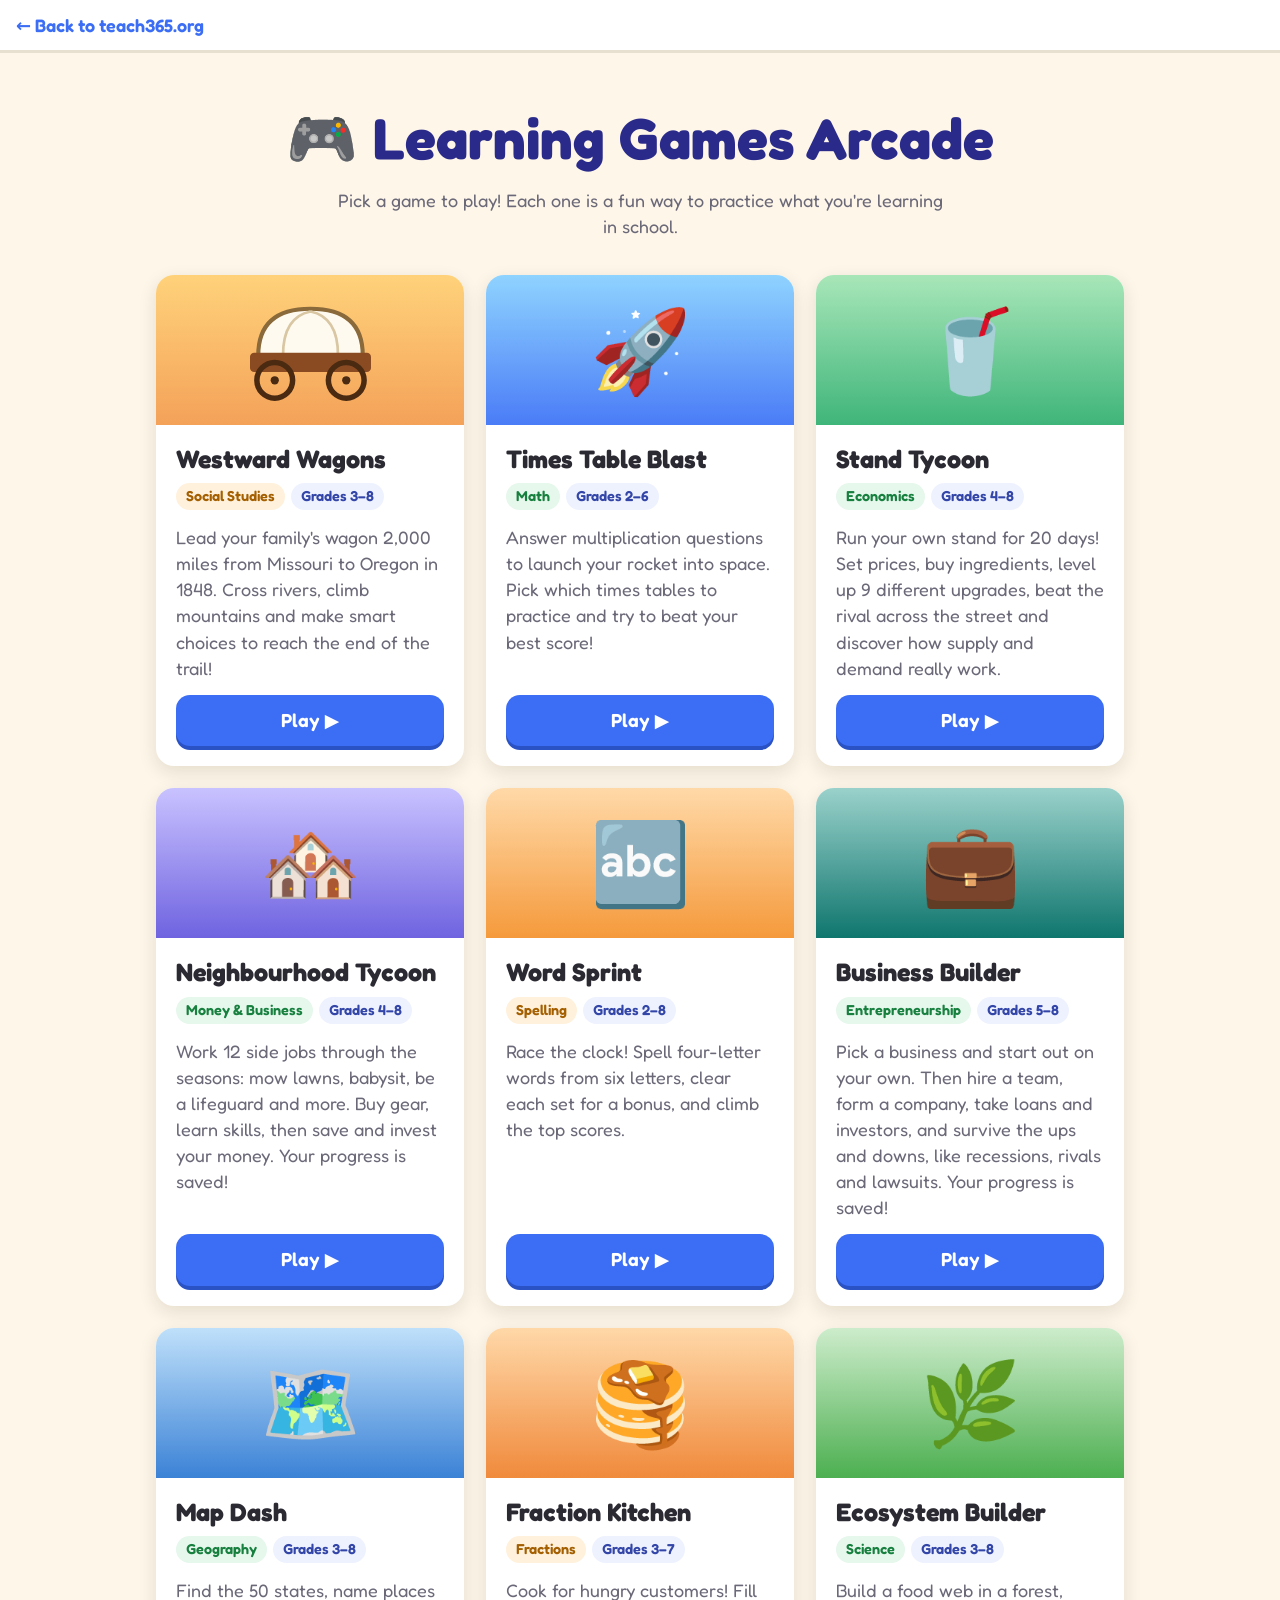
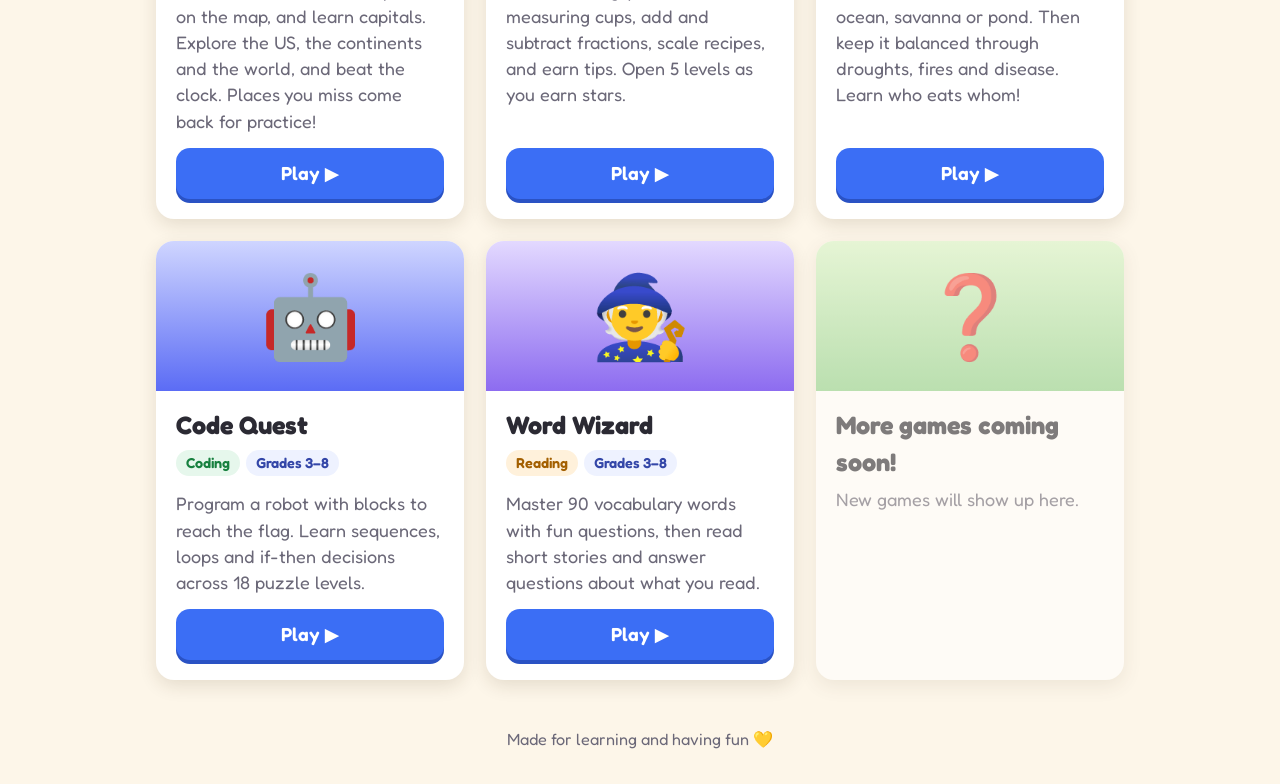
<file: index.html>
<!doctype html>
<html lang="en">
<head>
  <meta charset="utf-8">
  <meta name="viewport" content="width=device-width, initial-scale=1">
  <title>Learning Games Arcade</title>
  <link rel="preconnect" href="https://fonts.googleapis.com">
  <link href="https://fonts.googleapis.com/css2?family=Fredoka:wght@400;600;700&display=swap" rel="stylesheet">
  <link rel="stylesheet" href="css/style.css">
</head>
<body>
  <header class="topbar">
    <a class="home-link" href="https://teach365.org">← Back to teach365.org</a>
  </header>

  <main class="wrap">
    <section class="hero">
      <h1>🎮 Learning Games Arcade</h1>
      <p>Pick a game to play! Each one is a fun way to practice what you're learning in school.</p>
    </section>

    <!--
      To add a new game:
        1. Make a folder in games/ (for example games/spelling/) with an index.html inside.
        2. Copy one of the <a class="game-card"> blocks below and change the link, art, title and text.
    -->
    <section class="game-grid">

      <a class="game-card" href="games/westward/index.html">
        <div class="art" style="background: linear-gradient(#ffd27a, #f4a259);">
          <svg viewBox="0 0 120 80" aria-hidden="true">
            <path d="M22 44 Q22 10 60 10 Q98 10 98 44 Z" fill="#fffaf0" stroke="#8a6a3a" stroke-width="3"/>
            <path d="M40 44 Q40 16 60 12 M80 44 Q80 16 60 12" fill="none" stroke="#d9c7a3" stroke-width="2"/>
            <rect x="16" y="42" width="88" height="14" rx="3" fill="#8a4b22"/>
            <circle cx="34" cy="62" r="13" fill="none" stroke="#4a2a10" stroke-width="4"/>
            <circle cx="86" cy="62" r="13" fill="none" stroke="#4a2a10" stroke-width="4"/>
            <circle cx="34" cy="62" r="3" fill="#4a2a10"/><circle cx="86" cy="62" r="3" fill="#4a2a10"/>
          </svg>
        </div>
        <div class="body">
          <h2>Westward Wagons</h2>
          <div class="tags">
            <span class="tag orange">Social Studies</span>
            <span class="tag">Grades 3–8</span>
          </div>
          <p>Lead your family's wagon 2,000 miles from Missouri to Oregon in 1848. Cross rivers, climb mountains and make smart choices to reach the end of the trail!</p>
          <span class="btn block">Play ▶</span>
        </div>
      </a>

      <a class="game-card" href="games/multiplication/index.html">
        <div class="art" style="background: linear-gradient(#8fd3ff, #4a7cf7);">🚀</div>
        <div class="body">
          <h2>Times Table Blast</h2>
          <div class="tags">
            <span class="tag green">Math</span>
            <span class="tag">Grades 2–6</span>
          </div>
          <p>Answer multiplication questions to launch your rocket into space. Pick which times tables to practice and try to beat your best score!</p>
          <span class="btn block">Play ▶</span>
        </div>
      </a>

      <a class="game-card" href="games/economics/index.html">
        <div class="art" style="background: linear-gradient(#a8e6b8, #3fb57a);">🥤</div>
        <div class="body">
          <h2>Stand Tycoon</h2>
          <div class="tags">
            <span class="tag green">Economics</span>
            <span class="tag">Grades 4–8</span>
          </div>
          <p>Run your own stand for 20 days! Set prices, buy ingredients, level up 9 different upgrades, beat the rival across the street and discover how supply and demand really work.</p>
          <span class="btn block">Play ▶</span>
        </div>
      </a>

      <a class="game-card" href="games/neighbourhood/index.html">
        <div class="art" style="background: linear-gradient(#c9c2ff, #6f63e0);">🏘️</div>
        <div class="body">
          <h2>Neighbourhood Tycoon</h2>
          <div class="tags">
            <span class="tag green">Money &amp; Business</span>
            <span class="tag">Grades 4–8</span>
          </div>
          <p>Work 12 side jobs through the seasons: mow lawns, babysit, be a lifeguard and more. Buy gear, learn skills, then save and invest your money. Your progress is saved!</p>
          <span class="btn block">Play ▶</span>
        </div>
      </a>

      <a class="game-card" href="games/wordsprint/index.html">
        <div class="art" style="background: linear-gradient(#ffd9a8, #f59a3c);">🔤</div>
        <div class="body">
          <h2>Word Sprint</h2>
          <div class="tags">
            <span class="tag orange">Spelling</span>
            <span class="tag">Grades 2–8</span>
          </div>
          <p>Race the clock! Spell four-letter words from six letters, clear each set for a bonus, and climb the top scores.</p>
          <span class="btn block">Play ▶</span>
        </div>
      </a>

      <a class="game-card" href="games/business/index.html">
        <div class="art" style="background: linear-gradient(#9ad1cb, #0f766e);">💼</div>
        <div class="body">
          <h2>Business Builder</h2>
          <div class="tags">
            <span class="tag green">Entrepreneurship</span>
            <span class="tag">Grades 5–8</span>
          </div>
          <p>Pick a business and start out on your own. Then hire a team, form a company, take loans and investors, and survive the ups and downs, like recessions, rivals and lawsuits. Your progress is saved!</p>
          <span class="btn block">Play ▶</span>
        </div>
      </a>

      <a class="game-card" href="games/mapdash/index.html">
        <div class="art" style="background: linear-gradient(#bfe0fa, #3b82d6);">🗺️</div>
        <div class="body">
          <h2>Map Dash</h2>
          <div class="tags">
            <span class="tag green">Geography</span>
            <span class="tag">Grades 3–8</span>
          </div>
          <p>Find the 50 states, name places on the map, and learn capitals. Explore the US, the continents and the world, and beat the clock. Places you miss come back for practice!</p>
          <span class="btn block">Play ▶</span>
        </div>
      </a>

      <a class="game-card" href="games/fractions/index.html">
        <div class="art" style="background: linear-gradient(#ffd8a8, #f08a3c);">🥞</div>
        <div class="body">
          <h2>Fraction Kitchen</h2>
          <div class="tags">
            <span class="tag orange">Fractions</span>
            <span class="tag">Grades 3–7</span>
          </div>
          <p>Cook for hungry customers! Fill measuring cups, add and subtract fractions, scale recipes, and earn tips. Open 5 levels as you earn stars.</p>
          <span class="btn block">Play ▶</span>
        </div>
      </a>

      <a class="game-card" href="games/ecosystem/index.html">
        <div class="art" style="background: linear-gradient(#cdeccb, #4caf50);">🌿</div>
        <div class="body">
          <h2>Ecosystem Builder</h2>
          <div class="tags">
            <span class="tag green">Science</span>
            <span class="tag">Grades 3–8</span>
          </div>
          <p>Build a food web in a forest, ocean, savanna or pond. Then keep it balanced through droughts, fires and disease. Learn who eats whom!</p>
          <span class="btn block">Play ▶</span>
        </div>
      </a>

      <a class="game-card" href="games/codequest/index.html">
        <div class="art" style="background: linear-gradient(#cfd5ff, #5b6cf5);">🤖</div>
        <div class="body">
          <h2>Code Quest</h2>
          <div class="tags">
            <span class="tag green">Coding</span>
            <span class="tag">Grades 3–8</span>
          </div>
          <p>Program a robot with blocks to reach the flag. Learn sequences, loops and if-then decisions across 18 puzzle levels.</p>
          <span class="btn block">Play ▶</span>
        </div>
      </a>

      <a class="game-card" href="games/wordwizard/index.html">
        <div class="art" style="background: linear-gradient(#e3d9ff, #8d6cf0);">🧙</div>
        <div class="body">
          <h2>Word Wizard</h2>
          <div class="tags">
            <span class="tag orange">Reading</span>
            <span class="tag">Grades 3–8</span>
          </div>
          <p>Master 90 vocabulary words with fun questions, then read short stories and answer questions about what you read.</p>
          <span class="btn block">Play ▶</span>
        </div>
      </a>

      <div class="game-card coming-soon">
        <div class="art" style="background: linear-gradient(#d7f5c8, #8fd18a);">❓</div>
        <div class="body">
          <h2>More games coming soon!</h2>
          <p>New games will show up here.</p>
        </div>
      </div>

    </section>
  </main>
  <footer class="footer">Made for learning and having fun 💛</footer>
</body>
</html>
</file>
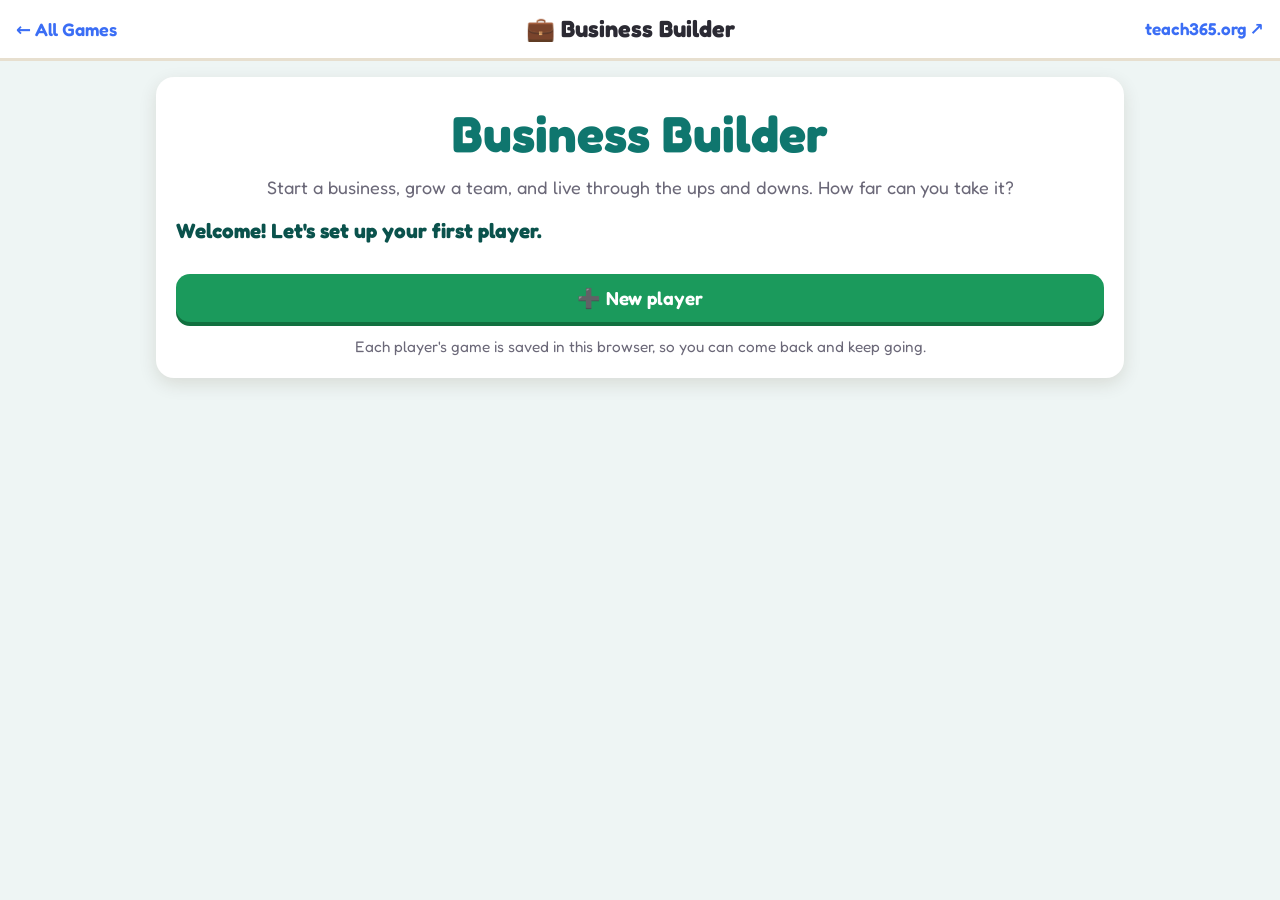
<file: games/business/index.html>
<!doctype html>
<html lang="en">
<head>
  <meta charset="utf-8">
  <meta name="viewport" content="width=device-width, initial-scale=1">
  <title>Business Builder</title>
  <link rel="preconnect" href="https://fonts.googleapis.com">
  <link href="https://fonts.googleapis.com/css2?family=Fredoka:wght@400;600;700&display=swap" rel="stylesheet">
  <link rel="stylesheet" href="../../css/style.css">
  <link rel="stylesheet" href="business.css">
</head>
<body>
  <header class="topbar">
    <a class="home-link" href="../../index.html">← All Games</a>
    <h1>💼 Business Builder</h1>
    <a class="ext-link" href="https://teach365.org">teach365.org ↗</a>
  </header>

  <main class="wrap" id="app">
    <noscript>This game needs JavaScript turned on.</noscript>
  </main>

  <div class="modal-backdrop hidden" id="modal">
    <div class="modal card" role="dialog" aria-modal="true" aria-labelledby="modalTitle">
      <div class="modal-icon" id="modalIcon"></div>
      <h2 id="modalTitle"></h2>
      <div id="modalBody"></div>
      <div class="modal-actions" id="modalActions"></div>
    </div>
  </div>

  <script src="../../js/profile-store.js"></script>
  <script src="business-data.js"></script>
  <script src="business-engine.js"></script>
  <script src="business-events.js"></script>
  <script src="business.js"></script>
</body>
</html>
</file>
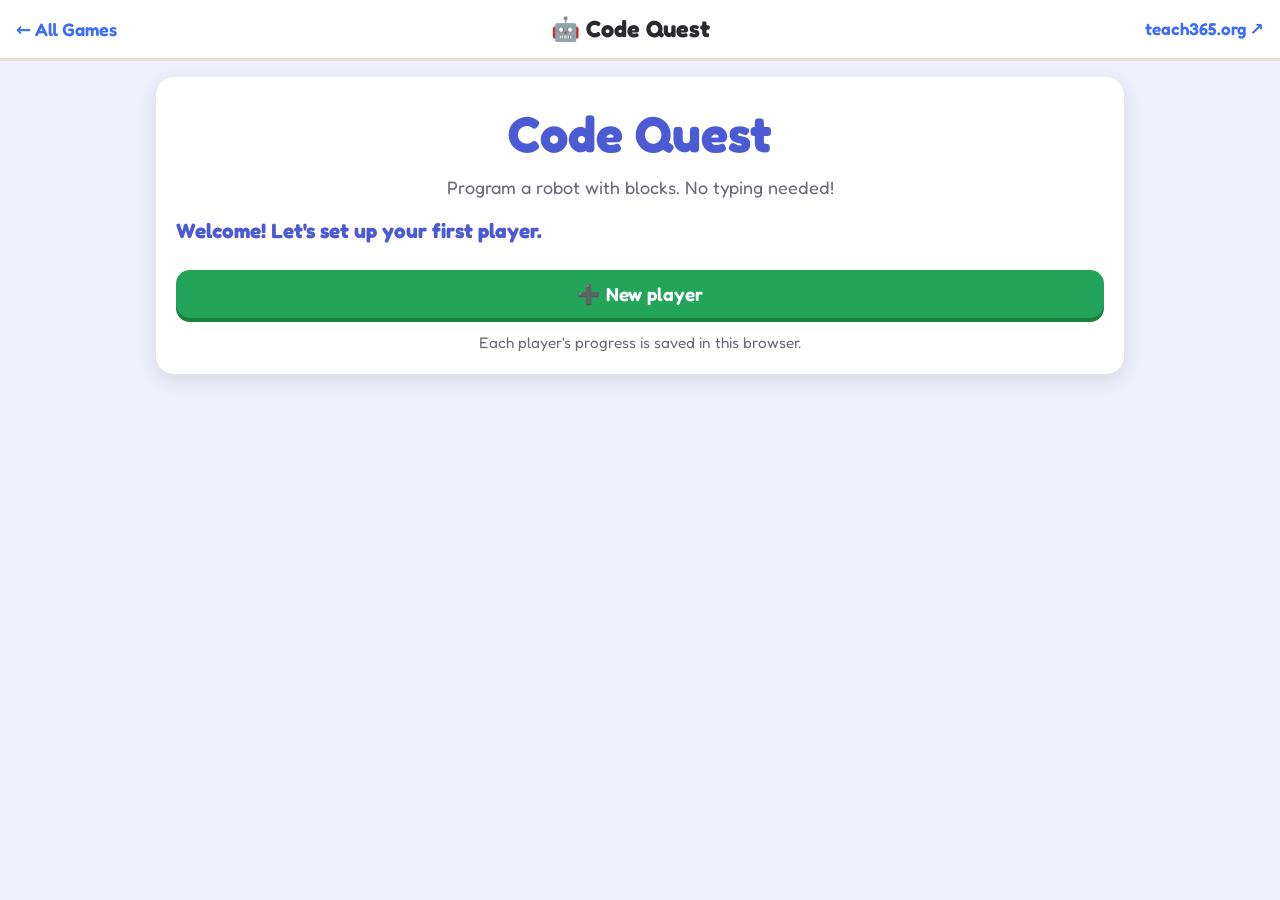
<file: games/codequest/index.html>
<!doctype html>
<html lang="en">
<head>
  <meta charset="utf-8">
  <meta name="viewport" content="width=device-width, initial-scale=1">
  <title>Code Quest</title>
  <link rel="preconnect" href="https://fonts.googleapis.com">
  <link href="https://fonts.googleapis.com/css2?family=Fredoka:wght@400;600;700&display=swap" rel="stylesheet">
  <link rel="stylesheet" href="../../css/style.css">
  <link rel="stylesheet" href="../../css/player-picker.css">
  <link rel="stylesheet" href="codequest.css">
</head>
<body>
  <header class="topbar">
    <a class="home-link" href="../../index.html">← All Games</a>
    <h1>🤖 Code Quest</h1>
    <a class="ext-link" href="https://teach365.org">teach365.org ↗</a>
  </header>

  <main class="wrap" id="app">
    <noscript>This game needs JavaScript turned on.</noscript>
  </main>

  <script src="../../js/profile-store.js"></script>
  <script src="../../js/player-picker.js"></script>
  <script src="codequest.js"></script>
</body>
</html>
</file>
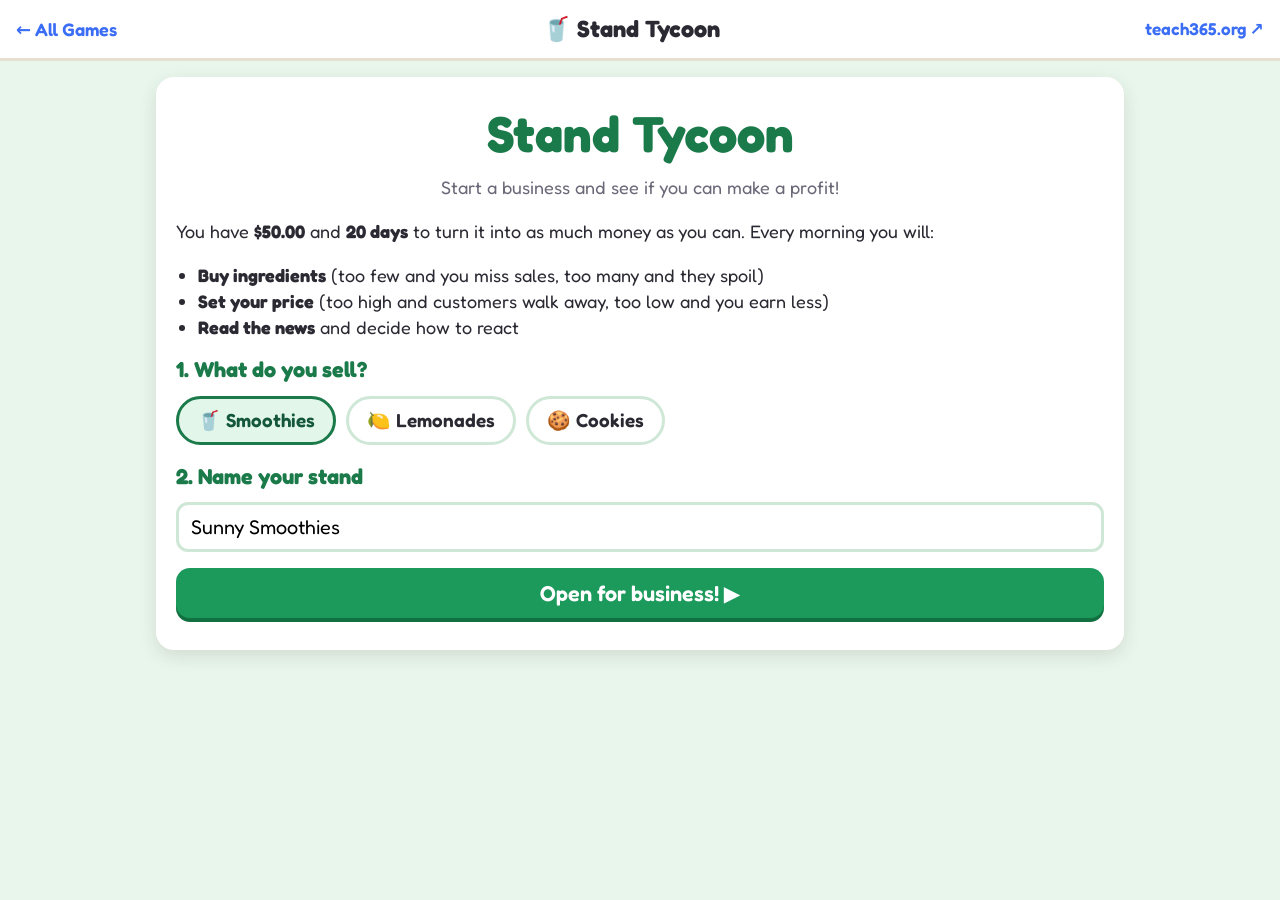
<file: games/economics/index.html>
<!doctype html>
<html lang="en">
<head>
  <meta charset="utf-8">
  <meta name="viewport" content="width=device-width, initial-scale=1">
  <title>Stand Tycoon</title>
  <link rel="preconnect" href="https://fonts.googleapis.com">
  <link href="https://fonts.googleapis.com/css2?family=Fredoka:wght@400;600;700&display=swap" rel="stylesheet">
  <link rel="stylesheet" href="../../css/style.css">
  <link rel="stylesheet" href="economics.css">
</head>
<body>
  <header class="topbar">
    <a class="home-link" href="../../index.html">← All Games</a>
    <h1>🥤 Stand Tycoon</h1>
    <a class="ext-link" href="https://teach365.org">teach365.org ↗</a>
  </header>

  <main class="wrap" id="app">
    <noscript>This game needs JavaScript turned on.</noscript>
  </main>

  <div class="modal-backdrop hidden" id="modal">
    <div class="modal card" role="dialog" aria-modal="true" aria-labelledby="modalTitle">
      <div class="modal-icon" id="modalIcon"></div>
      <h2 id="modalTitle"></h2>
      <div id="modalBody"></div>
      <div class="modal-actions" id="modalActions"></div>
    </div>
  </div>

  <script src="economics-data.js"></script>
  <script src="economics.js"></script>
</body>
</html>
</file>
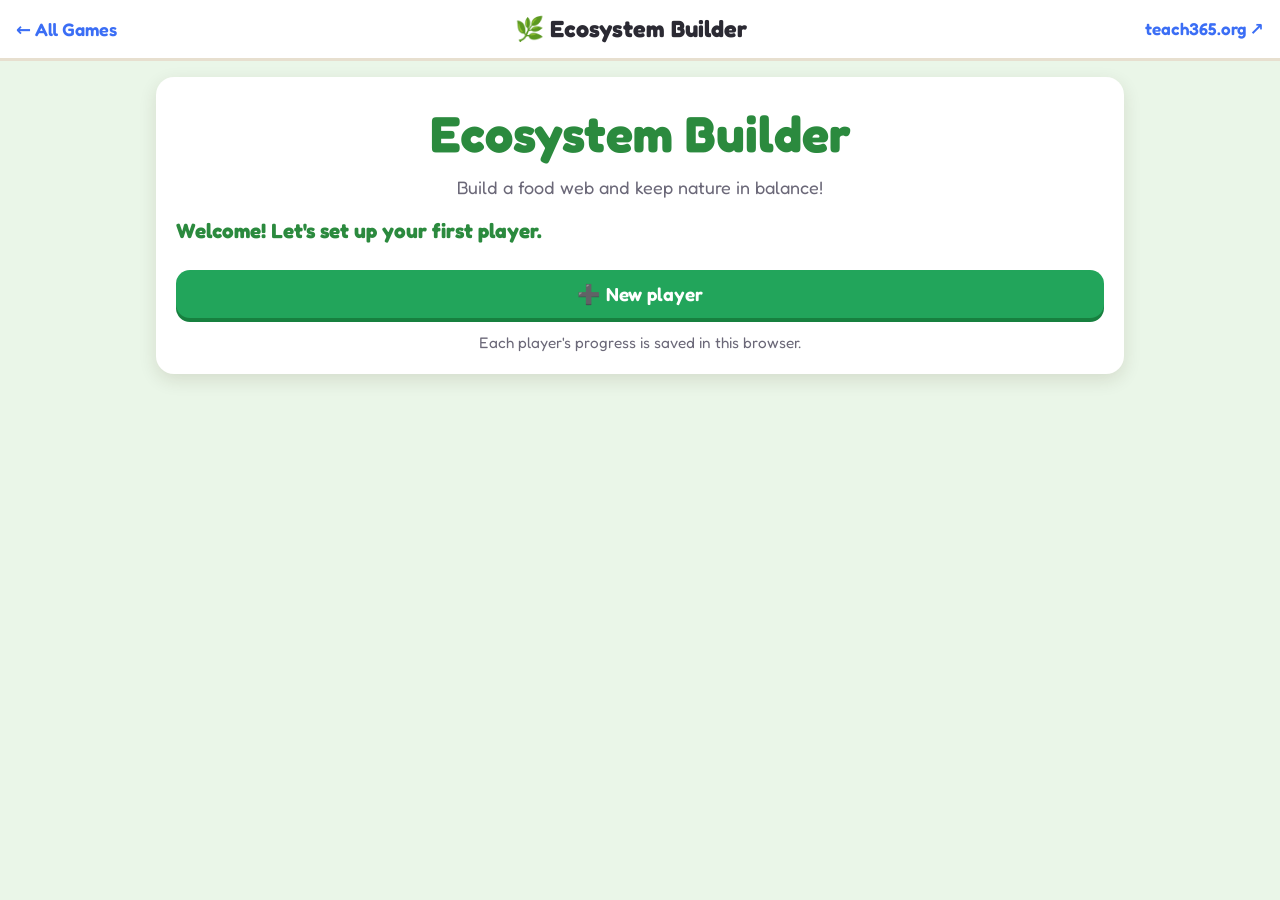
<file: games/ecosystem/index.html>
<!doctype html>
<html lang="en">
<head>
  <meta charset="utf-8">
  <meta name="viewport" content="width=device-width, initial-scale=1">
  <title>Ecosystem Builder</title>
  <link rel="preconnect" href="https://fonts.googleapis.com">
  <link href="https://fonts.googleapis.com/css2?family=Fredoka:wght@400;600;700&display=swap" rel="stylesheet">
  <link rel="stylesheet" href="../../css/style.css">
  <link rel="stylesheet" href="../../css/player-picker.css">
  <link rel="stylesheet" href="ecosystem.css">
</head>
<body>
  <header class="topbar">
    <a class="home-link" href="../../index.html">← All Games</a>
    <h1>🌿 Ecosystem Builder</h1>
    <a class="ext-link" href="https://teach365.org">teach365.org ↗</a>
  </header>

  <main class="wrap" id="app">
    <noscript>This game needs JavaScript turned on.</noscript>
  </main>

  <script src="../../js/profile-store.js"></script>
  <script src="../../js/player-picker.js"></script>
  <script src="ecosystem-data.js"></script>
  <script src="ecosystem-engine.js"></script>
  <script src="ecosystem.js"></script>
</body>
</html>
</file>
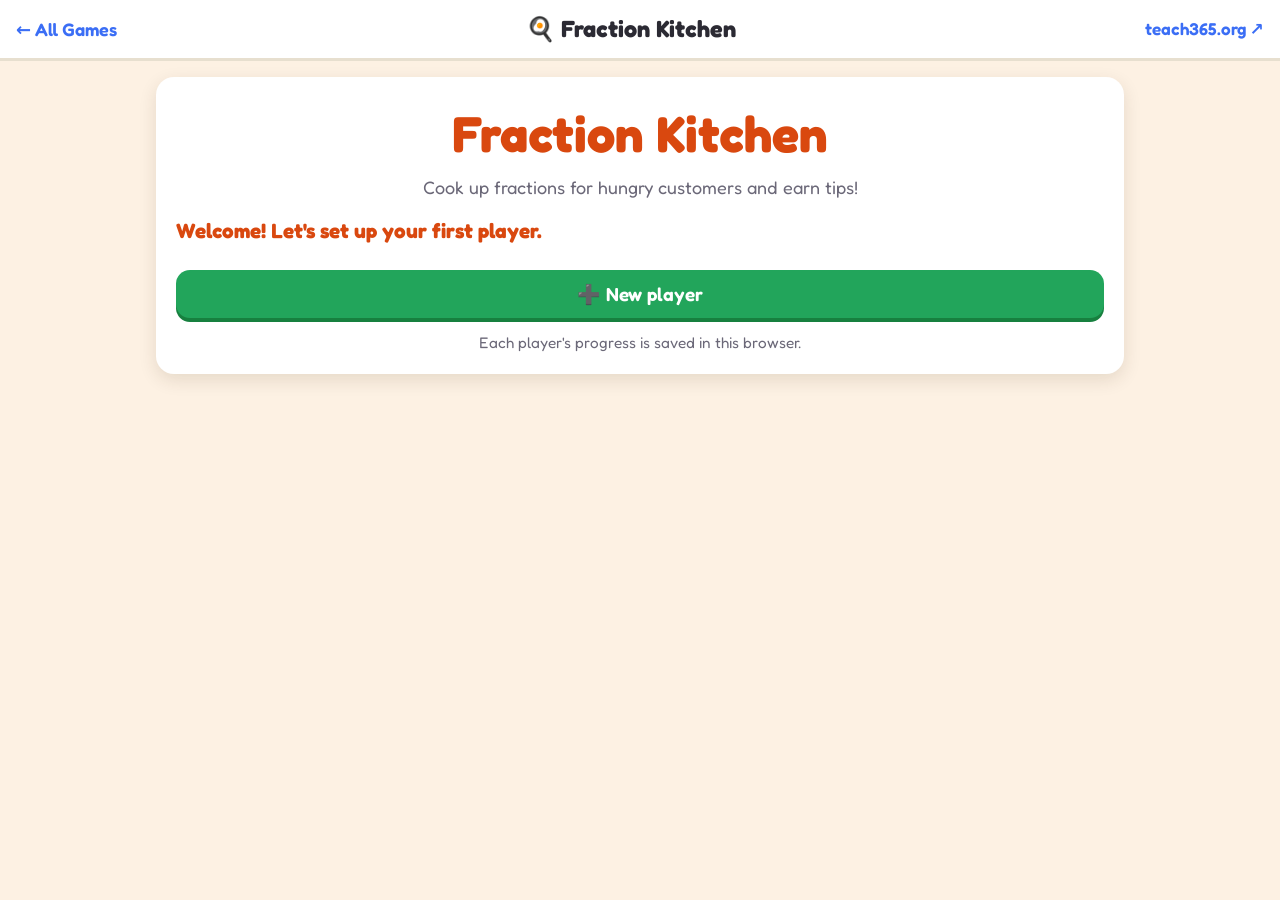
<file: games/fractions/index.html>
<!doctype html>
<html lang="en">
<head>
  <meta charset="utf-8">
  <meta name="viewport" content="width=device-width, initial-scale=1">
  <title>Fraction Kitchen</title>
  <link rel="preconnect" href="https://fonts.googleapis.com">
  <link href="https://fonts.googleapis.com/css2?family=Fredoka:wght@400;600;700&display=swap" rel="stylesheet">
  <link rel="stylesheet" href="../../css/style.css">
  <link rel="stylesheet" href="../../css/player-picker.css">
  <link rel="stylesheet" href="fractions.css">
</head>
<body>
  <header class="topbar">
    <a class="home-link" href="../../index.html">← All Games</a>
    <h1>🍳 Fraction Kitchen</h1>
    <a class="ext-link" href="https://teach365.org">teach365.org ↗</a>
  </header>

  <main class="wrap" id="app">
    <noscript>This game needs JavaScript turned on.</noscript>
  </main>

  <script src="../../js/profile-store.js"></script>
  <script src="../../js/player-picker.js"></script>
  <script src="fractions.js"></script>
</body>
</html>
</file>
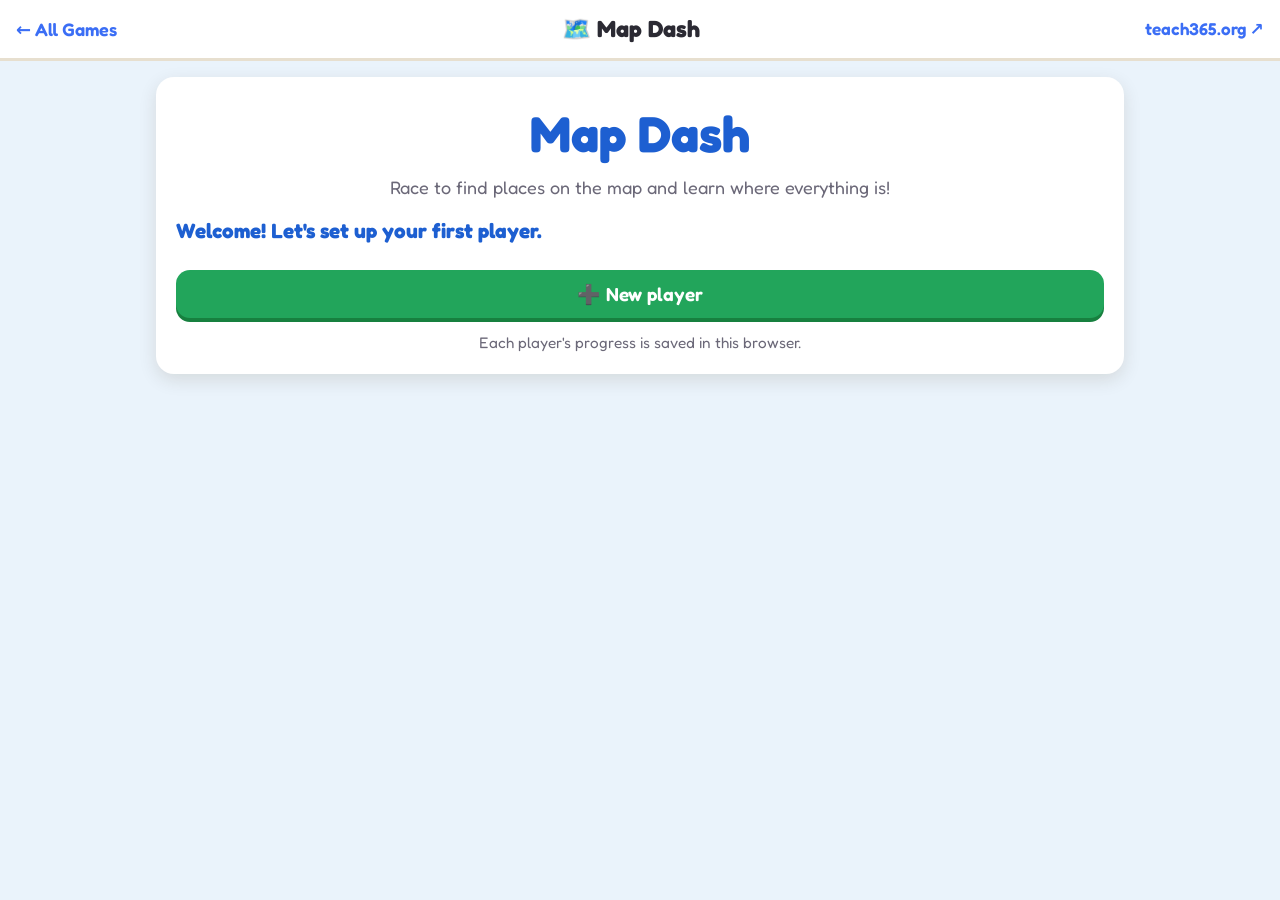
<file: games/mapdash/index.html>
<!doctype html>
<html lang="en">
<head>
  <meta charset="utf-8">
  <meta name="viewport" content="width=device-width, initial-scale=1">
  <title>Map Dash</title>
  <link rel="preconnect" href="https://fonts.googleapis.com">
  <link href="https://fonts.googleapis.com/css2?family=Fredoka:wght@400;600;700&display=swap" rel="stylesheet">
  <link rel="stylesheet" href="../../css/style.css">
  <link rel="stylesheet" href="../../css/player-picker.css">
  <link rel="stylesheet" href="mapdash.css">
</head>
<body>
  <header class="topbar">
    <a class="home-link" href="../../index.html">← All Games</a>
    <h1>🗺️ Map Dash</h1>
    <a class="ext-link" href="https://teach365.org">teach365.org ↗</a>
  </header>

  <main class="wrap" id="app">
    <noscript>This game needs JavaScript turned on.</noscript>
  </main>

  <script src="../../js/profile-store.js"></script>
  <script src="../../js/player-picker.js"></script>
  <script src="mapdash-data.js"></script>
  <script src="mapdash.js"></script>
</body>
</html>
</file>
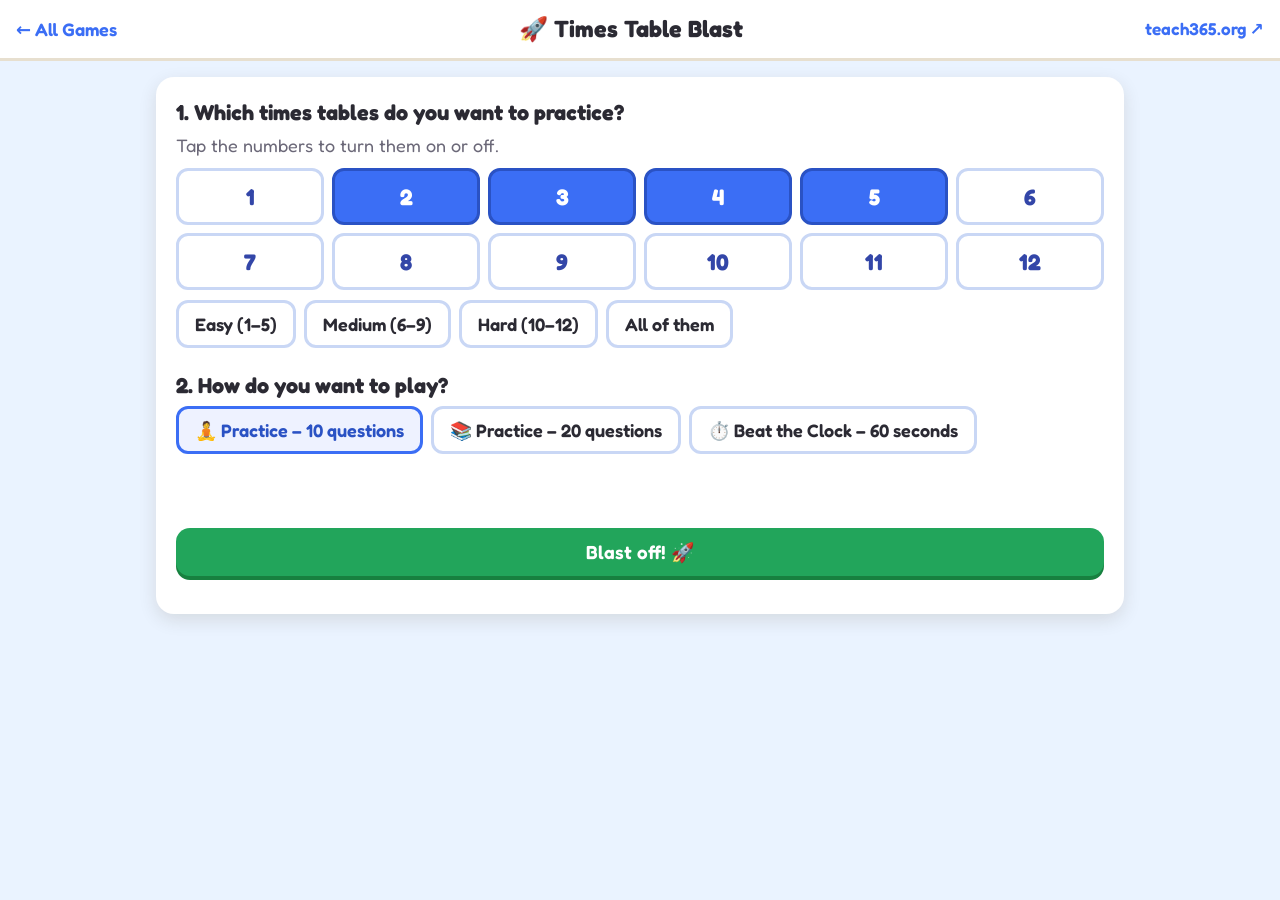
<file: games/multiplication/index.html>
<!doctype html>
<html lang="en">
<head>
  <meta charset="utf-8">
  <meta name="viewport" content="width=device-width, initial-scale=1">
  <title>Times Table Blast</title>
  <link rel="preconnect" href="https://fonts.googleapis.com">
  <link href="https://fonts.googleapis.com/css2?family=Fredoka:wght@400;600;700&display=swap" rel="stylesheet">
  <link rel="stylesheet" href="../../css/style.css">
  <style>
    html, body { background: #eaf3ff; }
    .setup h2 { margin: 0 0 4px; font-size: 1.2rem; }
    .setup section { margin-bottom: 22px; }
    .table-picks {
      display: grid;
      grid-template-columns: repeat(6, 1fr);
      gap: 8px;
      margin: 10px 0;
    }
    .pick {
      font-family: inherit;
      font-size: 1.25rem;
      font-weight: 700;
      padding: 12px 0;
      border-radius: 12px;
      border: 3px solid #c9d7f5;
      background: #fff;
      color: #3346a8;
      cursor: pointer;
    }
    .pick.on { background: var(--primary); border-color: var(--primary-dark); color: #fff; }
    .row { display: flex; flex-wrap: wrap; gap: 8px; }
    .choice {
      font-family: inherit;
      font-size: 1rem;
      font-weight: 600;
      padding: 10px 16px;
      border-radius: 12px;
      border: 3px solid #c9d7f5;
      background: #fff;
      cursor: pointer;
      color: var(--text);
    }
    .choice.on { border-color: var(--primary); background: #eef2ff; color: var(--primary-dark); }

    /* ---- play screen ---- */
    .play {
      display: grid;
      grid-template-columns: 90px 1fr;
      gap: 16px;
      align-items: stretch;
    }
    .sky {
      position: relative;
      border-radius: var(--radius);
      background: linear-gradient(#0b1846, #24408f 60%, #7fb2ff);
      overflow: hidden;
      min-height: 420px;
    }
    .sky .star { position: absolute; color: #fff; font-size: 10px; opacity: 0.8; }
    .rocket {
      position: absolute;
      left: 50%;
      bottom: calc(4% + var(--p, 0) * 74%);
      transform: translateX(-50%) rotate(-45deg);
      font-size: 2.6rem;
      transition: bottom 0.5s ease-out, left 0.5s ease-out;
    }
    .moon { position: absolute; top: 6px; left: 50%; transform: translateX(-50%); font-size: 2rem; }
    .stats {
      display: flex;
      justify-content: space-between;
      gap: 8px;
      flex-wrap: wrap;
      font-weight: 600;
      margin-bottom: 12px;
    }
    .stat { background: #f2f5ff; padding: 6px 12px; border-radius: 10px; }
    .question {
      text-align: center;
      font-size: clamp(2.6rem, 10vw, 4.2rem);
      font-weight: 700;
      margin: 8px 0;
      letter-spacing: 1px;
    }
    .answer-box {
      margin: 0 auto 10px;
      max-width: 240px;
      min-height: 72px;
      border: 4px solid #c9d7f5;
      border-radius: 16px;
      background: #fff;
      font-size: 2.6rem;
      font-weight: 700;
      text-align: center;
      line-height: 64px;
    }
    .answer-box.right { border-color: var(--good); background: #e6f7ec; }
    .answer-box.wrong { border-color: var(--bad); background: #fdecea; animation: shake 0.35s; }
    @keyframes shake {
      0%, 100% { transform: translateX(0); }
      25% { transform: translateX(-8px); }
      75% { transform: translateX(8px); }
    }
    .feedback { text-align: center; min-height: 32px; font-weight: 600; font-size: 1.15rem; }
    .feedback.right { color: var(--good); }
    .feedback.wrong { color: var(--bad); }
    .keypad {
      display: grid;
      grid-template-columns: repeat(3, 1fr);
      gap: 8px;
      max-width: 320px;
      margin: 10px auto 0;
    }
    .keypad button {
      font-family: inherit;
      font-size: 1.6rem;
      font-weight: 700;
      padding: 12px 0;
      border-radius: 14px;
      border: none;
      background: #f2f5ff;
      color: var(--text);
      box-shadow: 0 3px 0 #c9d7f5;
      cursor: pointer;
      touch-action: manipulation;
    }
    .keypad button:active { transform: translateY(2px); box-shadow: 0 1px 0 #c9d7f5; }
    .keypad .go { background: var(--good); color: #fff; box-shadow: 0 3px 0 #17803f; }
    .keypad .del { background: #ffe9d6; }

    /* ---- results ---- */
    .big-stars { font-size: 3rem; letter-spacing: 6px; }
    .result-grid { display: grid; grid-template-columns: repeat(3, 1fr); gap: 10px; margin: 18px 0; }
    .result-grid div { background: #f2f5ff; border-radius: 12px; padding: 10px; }
    .result-grid b { display: block; font-size: 1.6rem; }
    .missed { display: flex; flex-wrap: wrap; gap: 8px; justify-content: center; margin: 10px 0 18px; }
    .missed span { background: #fdecea; color: #a4271e; font-weight: 600; padding: 6px 12px; border-radius: 10px; }

    @media (max-width: 600px) {
      .play { grid-template-columns: 1fr; }
      .sky { min-height: 90px; height: 90px; }
      .sky .rocket { bottom: 50%; left: calc(4% + var(--p, 0) * 72%); transform: translateY(50%) rotate(45deg); font-size: 2rem; }
      .moon { top: 50%; left: auto; right: 8px; transform: translateY(-50%); }
      .table-picks { grid-template-columns: repeat(4, 1fr); }
      .result-grid b { font-size: 1.3rem; }
    }
  </style>
</head>
<body>
  <header class="topbar">
    <a class="home-link" href="../../index.html">← All Games</a>
    <h1>🚀 Times Table Blast</h1>
    <a class="ext-link" href="https://teach365.org">teach365.org ↗</a>
  </header>

  <main class="wrap">
    <!-- SETUP -->
    <div id="setupScreen" class="card setup">
      <section>
        <h2>1. Which times tables do you want to practice?</h2>
        <p class="muted" style="margin:0">Tap the numbers to turn them on or off.</p>
        <div class="table-picks" id="tablePicks"></div>
        <div class="row">
          <button class="choice" data-preset="easy">Easy (1–5)</button>
          <button class="choice" data-preset="medium">Medium (6–9)</button>
          <button class="choice" data-preset="hard">Hard (10–12)</button>
          <button class="choice" data-preset="all">All of them</button>
        </div>
      </section>

      <section>
        <h2>2. How do you want to play?</h2>
        <div class="row" id="modePicks">
          <button class="choice on" data-mode="practice">🧘 Practice – 10 questions</button>
          <button class="choice" data-mode="practice20">📚 Practice – 20 questions</button>
          <button class="choice" data-mode="timed">⏱️ Beat the Clock – 60 seconds</button>
        </div>
      </section>

      <p id="setupError" class="feedback wrong"></p>
      <button class="btn good block" id="startBtn">Blast off! 🚀</button>
      <p class="muted center" id="bestLine" style="margin-bottom:0"></p>
    </div>

    <!-- PLAY -->
    <div id="playScreen" class="play hidden">
      <div class="sky" id="sky">
        <div class="moon">🌕</div>
        <div class="rocket" id="rocket">🚀</div>
      </div>
      <div class="card">
        <div class="stats">
          <span class="stat" id="progressStat">Question 1 of 10</span>
          <span class="stat">⭐ <span id="scoreStat">0</span></span>
          <span class="stat">🔥 <span id="streakStat">0</span></span>
        </div>
        <div class="question" id="question">7 × 8</div>
        <div class="answer-box" id="answerBox"></div>
        <div class="feedback" id="feedback"></div>
        <div class="keypad" id="keypad">
          <button data-key="1">1</button><button data-key="2">2</button><button data-key="3">3</button>
          <button data-key="4">4</button><button data-key="5">5</button><button data-key="6">6</button>
          <button data-key="7">7</button><button data-key="8">8</button><button data-key="9">9</button>
          <button data-key="del" class="del" aria-label="Erase">⌫</button>
          <button data-key="0">0</button>
          <button data-key="go" class="go" aria-label="Check answer">✓</button>
        </div>
        <p class="muted center" style="font-size:0.85rem;margin:10px 0 0">You can also type on your keyboard and press Enter.</p>
      </div>
    </div>

    <!-- RESULTS -->
    <div id="resultScreen" class="card center hidden">
      <div class="big-stars" id="resultStars">⭐⭐⭐</div>
      <h2 id="resultTitle" style="margin:6px 0">Great job!</h2>
      <p id="resultMsg" class="muted" style="margin:0"></p>
      <div class="result-grid">
        <div><b id="resCorrect">0</b>correct</div>
        <div><b id="resAccuracy">0%</b>accuracy</div>
        <div><b id="resStreak">0</b>best streak</div>
      </div>
      <div id="missedWrap">
        <h3 style="margin:0">Facts to practice:</h3>
        <div class="missed" id="missedList"></div>
      </div>
      <div class="row" style="justify-content:center">
        <button class="btn good" id="againBtn">Play again</button>
        <button class="btn secondary" id="settingsBtn">Change settings</button>
      </div>
    </div>
  </main>

  <script src="multiplication.js"></script>
</body>
</html>
</file>
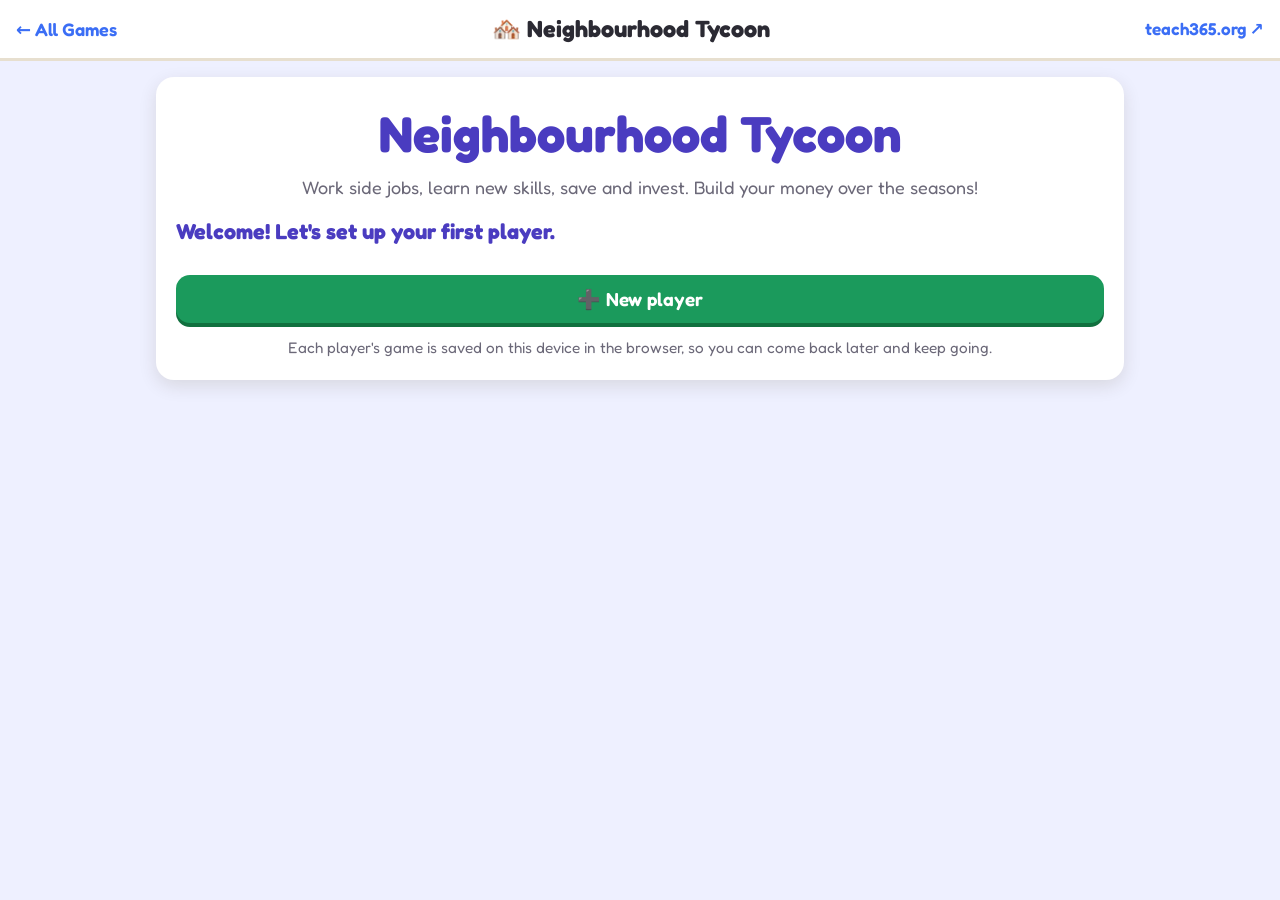
<file: games/neighbourhood/index.html>
<!doctype html>
<html lang="en">
<head>
  <meta charset="utf-8">
  <meta name="viewport" content="width=device-width, initial-scale=1">
  <title>Neighbourhood Tycoon</title>
  <link rel="preconnect" href="https://fonts.googleapis.com">
  <link href="https://fonts.googleapis.com/css2?family=Fredoka:wght@400;600;700&display=swap" rel="stylesheet">
  <link rel="stylesheet" href="../../css/style.css">
  <link rel="stylesheet" href="neighbourhood.css">
</head>
<body>
  <header class="topbar">
    <a class="home-link" href="../../index.html">← All Games</a>
    <h1>🏘️ Neighbourhood Tycoon</h1>
    <a class="ext-link" href="https://teach365.org">teach365.org ↗</a>
  </header>

  <main class="wrap" id="app">
    <noscript>This game needs JavaScript turned on.</noscript>
  </main>

  <div class="modal-backdrop hidden" id="modal">
    <div class="modal card" role="dialog" aria-modal="true" aria-labelledby="modalTitle">
      <div class="modal-icon" id="modalIcon"></div>
      <h2 id="modalTitle"></h2>
      <div id="modalBody"></div>
      <div class="modal-actions" id="modalActions"></div>
    </div>
  </div>

  <script src="neighbourhood-data.js"></script>
  <script src="neighbourhood-store.js"></script>
  <script src="neighbourhood.js"></script>
</body>
</html>
</file>
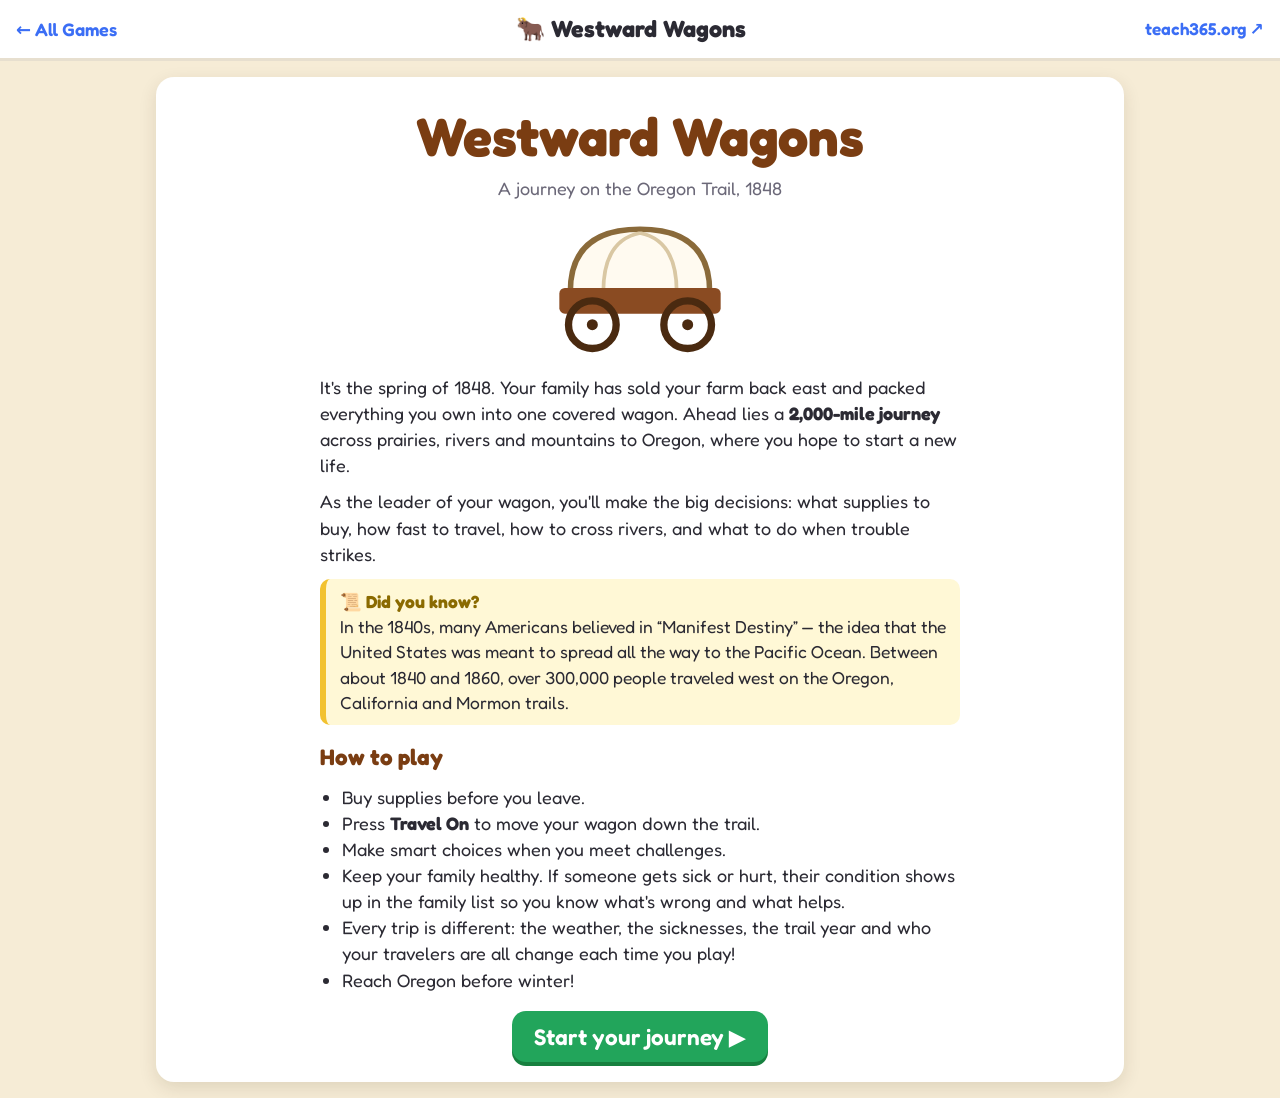
<file: games/westward/index.html>
<!doctype html>
<html lang="en">
<head>
  <meta charset="utf-8">
  <meta name="viewport" content="width=device-width, initial-scale=1">
  <title>Westward Wagons</title>
  <link rel="preconnect" href="https://fonts.googleapis.com">
  <link href="https://fonts.googleapis.com/css2?family=Fredoka:wght@400;600;700&display=swap" rel="stylesheet">
  <link rel="stylesheet" href="../../css/style.css">
  <link rel="stylesheet" href="westward.css">
</head>
<body>
  <header class="topbar">
    <a class="home-link" href="../../index.html">← All Games</a>
    <h1>🐂 Westward Wagons</h1>
    <a class="ext-link" href="https://teach365.org">teach365.org ↗</a>
  </header>

  <main class="wrap" id="app">
    <!-- Every screen is drawn by westward.js -->
    <noscript>This game needs JavaScript turned on.</noscript>
  </main>

  <!-- Pop-up for events, landmarks and decisions -->
  <div class="modal-backdrop hidden" id="modal">
    <div class="modal card" role="dialog" aria-modal="true" aria-labelledby="modalTitle">
      <div class="modal-icon" id="modalIcon"></div>
      <h2 id="modalTitle"></h2>
      <div id="modalBody"></div>
      <div class="modal-actions" id="modalActions"></div>
    </div>
  </div>

  <script src="westward-data.js"></script>
  <script src="westward-more.js"></script>
  <script src="westward.js"></script>
</body>
</html>
</file>
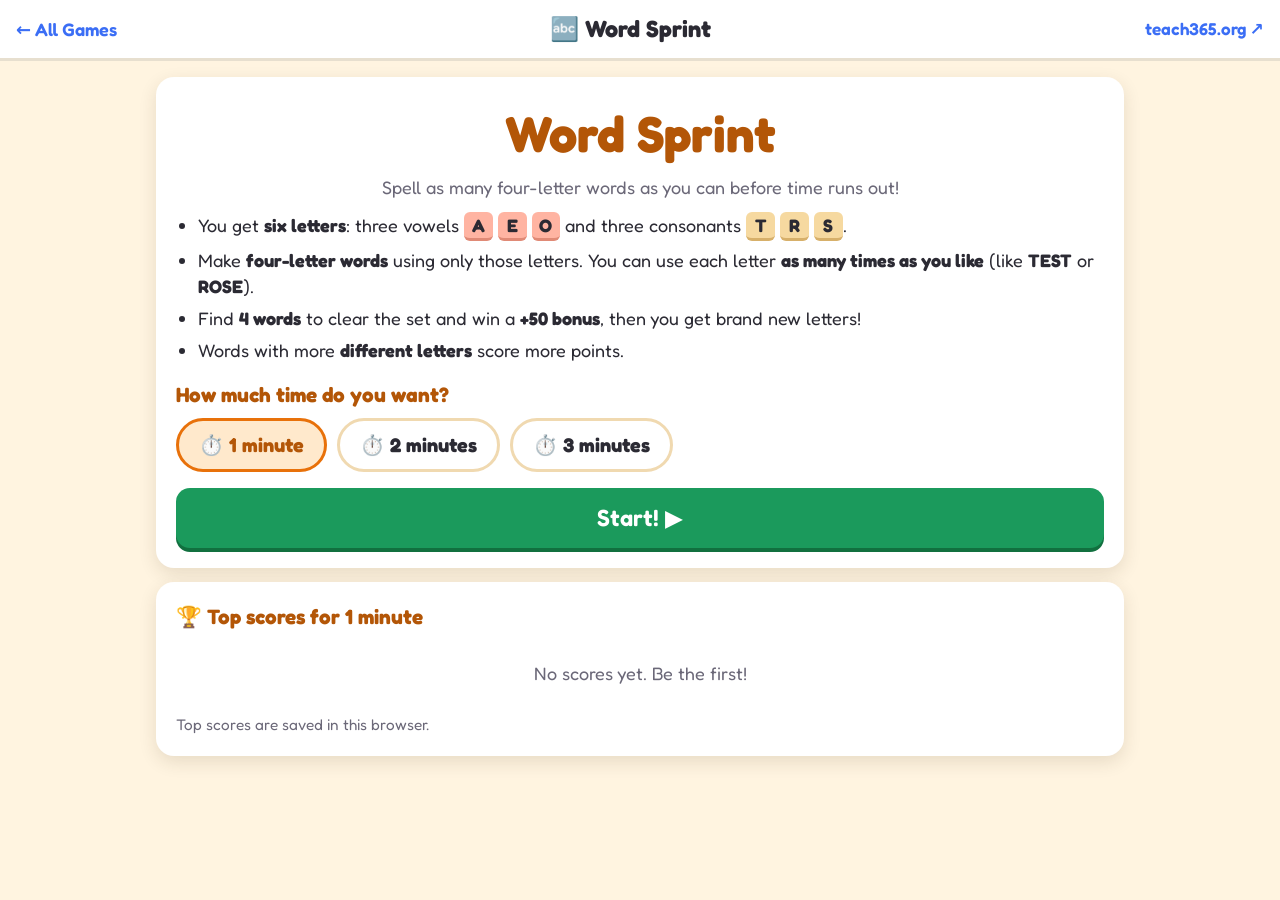
<file: games/wordsprint/index.html>
<!doctype html>
<html lang="en">
<head>
  <meta charset="utf-8">
  <meta name="viewport" content="width=device-width, initial-scale=1">
  <title>Word Sprint</title>
  <link rel="preconnect" href="https://fonts.googleapis.com">
  <link href="https://fonts.googleapis.com/css2?family=Fredoka:wght@400;600;700&display=swap" rel="stylesheet">
  <link rel="stylesheet" href="../../css/style.css">
  <link rel="stylesheet" href="wordsprint.css">
</head>
<body>
  <header class="topbar">
    <a class="home-link" href="../../index.html">← All Games</a>
    <h1>🔤 Word Sprint</h1>
    <a class="ext-link" href="https://teach365.org">teach365.org ↗</a>
  </header>

  <main class="wrap" id="app">
    <noscript>This game needs JavaScript turned on.</noscript>
  </main>

  <script src="wordsprint-data.js"></script>
  <script src="wordsprint.js"></script>
</body>
</html>
</file>
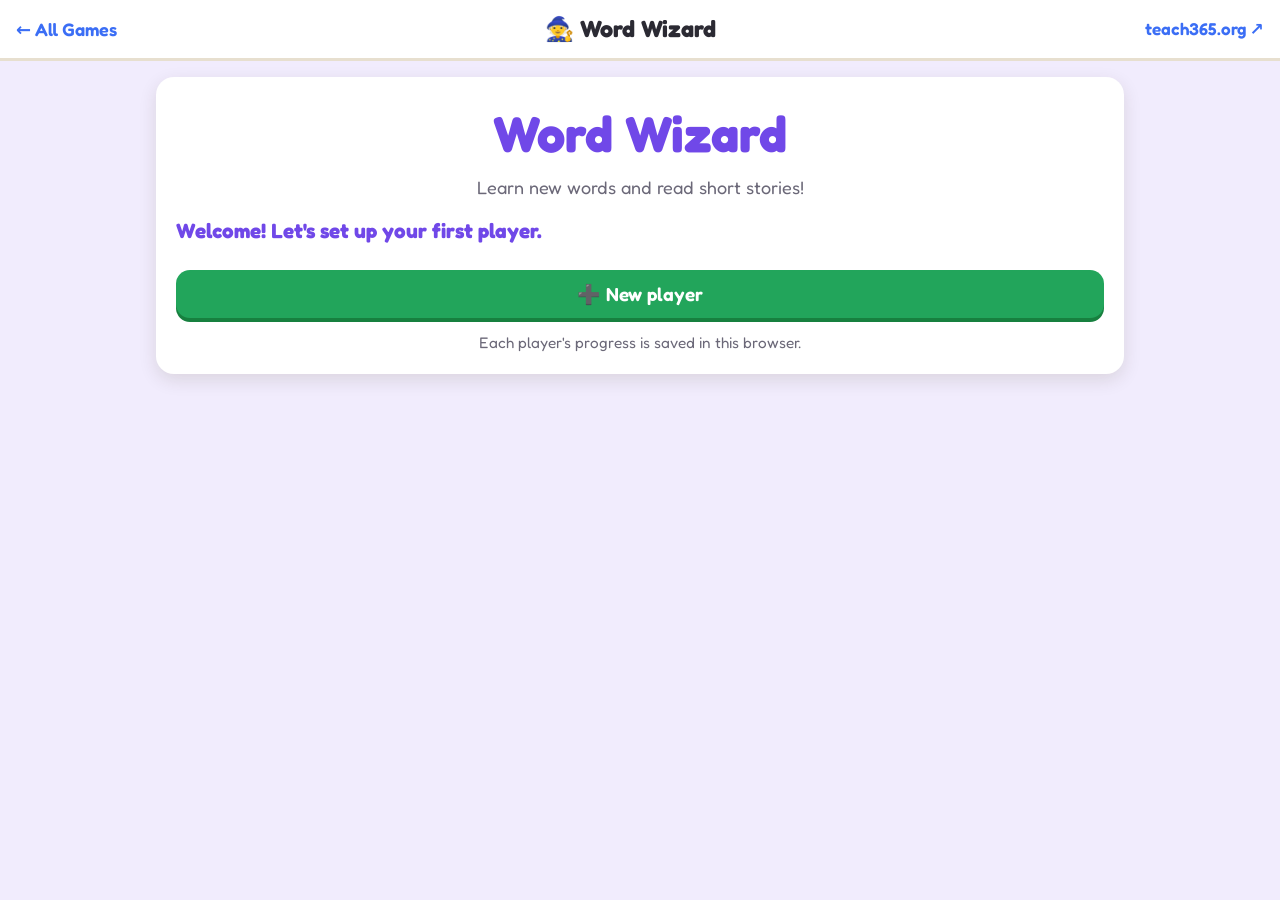
<file: games/wordwizard/index.html>
<!doctype html>
<html lang="en">
<head>
  <meta charset="utf-8">
  <meta name="viewport" content="width=device-width, initial-scale=1">
  <title>Word Wizard</title>
  <link rel="preconnect" href="https://fonts.googleapis.com">
  <link href="https://fonts.googleapis.com/css2?family=Fredoka:wght@400;600;700&display=swap" rel="stylesheet">
  <link rel="stylesheet" href="../../css/style.css">
  <link rel="stylesheet" href="../../css/player-picker.css">
  <link rel="stylesheet" href="wordwizard.css">
</head>
<body>
  <header class="topbar">
    <a class="home-link" href="../../index.html">← All Games</a>
    <h1>🧙 Word Wizard</h1>
    <a class="ext-link" href="https://teach365.org">teach365.org ↗</a>
  </header>

  <main class="wrap" id="app">
    <noscript>This game needs JavaScript turned on.</noscript>
  </main>

  <script src="../../js/profile-store.js"></script>
  <script src="../../js/player-picker.js"></script>
  <script src="wordwizard-data.js"></script>
  <script src="wordwizard.js"></script>
</body>
</html>
</file>
<file: css/style.css>
/* Shared styles for the Learning Games Arcade */
:root {
  --bg: #fdf6e9;
  --surface: #ffffff;
  --text: #2b2a33;
  --muted: #6b6878;
  --primary: #3b6ef5;
  --primary-dark: #2a52c4;
  --good: #22a55b;
  --bad: #e2463b;
  --warn: #f2a516;
  --border: #e7dfcf;
  --shadow: 0 6px 18px rgba(60, 40, 10, 0.12);
  --radius: 18px;
  --font: "Fredoka", "Trebuchet MS", system-ui, sans-serif;
}

* { box-sizing: border-box; }

html, body {
  margin: 0;
  padding: 0;
  background: var(--bg);
  color: var(--text);
  font-family: var(--font);
  font-size: 18px;
  line-height: 1.45;
}

a { color: var(--primary); }

.wrap {
  max-width: 1000px;
  margin: 0 auto;
  padding: 16px;
}

/* ---------- Top bar ---------- */
.topbar {
  display: flex;
  align-items: center;
  justify-content: space-between;
  gap: 12px;
  padding: 12px 16px;
  background: var(--surface);
  border-bottom: 3px solid var(--border);
}
.topbar .home-link {
  text-decoration: none;
  font-weight: 600;
  color: var(--primary);
  font-size: 1rem;
  white-space: nowrap;
}
.topbar h1 {
  margin: 0;
  font-size: 1.3rem;
  text-align: center;
  flex: 1;
}
.topbar .spacer { width: 110px; }
.topbar .ext-link { min-width: 110px; text-align: right; text-decoration: none; font-weight: 600; font-size: 0.95rem; color: var(--primary); white-space: nowrap; }

/* ---------- Buttons ---------- */
.btn {
  display: inline-flex;
  align-items: center;
  justify-content: center;
  gap: 8px;
  font-family: inherit;
  font-size: 1.05rem;
  font-weight: 600;
  padding: 12px 22px;
  border: none;
  border-radius: 14px;
  background: var(--primary);
  color: #fff;
  cursor: pointer;
  box-shadow: 0 4px 0 var(--primary-dark);
  transition: transform 0.08s, box-shadow 0.08s, filter 0.15s;
  text-decoration: none;
  min-height: 48px;
}
.btn:hover { filter: brightness(1.07); }
.btn:active { transform: translateY(3px); box-shadow: 0 1px 0 var(--primary-dark); }
.btn:disabled { opacity: 0.45; cursor: not-allowed; }
.btn.secondary { background: #ece6d8; color: var(--text); box-shadow: 0 4px 0 #cfc5ae; }
.btn.good { background: var(--good); box-shadow: 0 4px 0 #17803f; }
.btn.warn { background: var(--warn); box-shadow: 0 4px 0 #c27f05; color: #2b2a33; }
.btn.small { padding: 8px 14px; font-size: 0.95rem; min-height: 40px; }
.btn.block { width: 100%; }

.card {
  background: var(--surface);
  border-radius: var(--radius);
  box-shadow: var(--shadow);
  padding: 20px;
}

.hidden { display: none !important; }

.muted { color: var(--muted); }

.center { text-align: center; }

/* ---------- Home page ---------- */
.hero {
  text-align: center;
  padding: 28px 16px 8px;
}
.hero h1 {
  font-size: clamp(2rem, 6vw, 3.2rem);
  margin: 0 0 6px;
  color: #2a2a8a;
}
.hero p { margin: 0 auto; max-width: 620px; color: var(--muted); }

.game-grid {
  display: grid;
  grid-template-columns: repeat(auto-fill, minmax(280px, 1fr));
  gap: 22px;
  margin-top: 28px;
}
.game-card {
  display: flex;
  flex-direction: column;
  background: var(--surface);
  border-radius: var(--radius);
  box-shadow: var(--shadow);
  overflow: hidden;
  text-decoration: none;
  color: inherit;
  transition: transform 0.15s, box-shadow 0.15s;
}
.game-card:hover { transform: translateY(-5px) rotate(-0.5deg); box-shadow: 0 12px 26px rgba(60, 40, 10, 0.18); }
.game-card .art {
  height: 150px;
  display: flex;
  align-items: center;
  justify-content: center;
  font-size: 4.5rem;
}
.game-card .art svg { height: 110px; width: auto; }
.game-card .body { padding: 16px 20px 20px; flex: 1; display: flex; flex-direction: column; }
.game-card h2 { margin: 0 0 6px; font-size: 1.4rem; }
.game-card p { margin: 0 0 14px; color: var(--muted); flex: 1; }
.tags { display: flex; flex-wrap: wrap; gap: 6px; margin-bottom: 14px; }
.tag {
  font-size: 0.8rem;
  font-weight: 600;
  padding: 3px 10px;
  border-radius: 999px;
  background: #eef2ff;
  color: #3346a8;
}
.tag.green { background: #e6f7ec; color: #17803f; }
.tag.orange { background: #fff1db; color: #a35f00; }
.game-card.coming-soon { opacity: 0.6; pointer-events: none; }

.footer { text-align: center; color: var(--muted); font-size: 0.9rem; padding: 32px 16px; }

@media (max-width: 520px) {
  html, body { font-size: 16px; }
  .topbar .spacer { display: none; }
  .topbar .ext-link { min-width: 0; font-size: 0.85rem; }
  .topbar { padding: 10px 12px; gap: 8px; }
  .topbar h1 { font-size: 1.1rem; }
}
</file>
<file: games/business/business.css>
/* Business Builder styles */
:root { --acc: #0f766e; --acc-dark: #0a524c; --gold: #f59e0b; --navy: #1e3a5f; --soft: #e6f4f2; }
html, body { background: #eef5f4; }
.accent { color: var(--acc); }
.title { font-size: clamp(2rem, 7vw, 2.8rem); margin: 0; color: var(--acc); }
.section-title { margin: 0 0 8px; font-size: 1.15rem; color: var(--acc-dark); }
.btn.go { background: #1b9a5c; box-shadow: 0 4px 0 #11703f; }
.btn.acc { background: var(--acc); box-shadow: 0 4px 0 var(--acc-dark); }
.btn.gold { background: var(--gold); box-shadow: 0 4px 0 #b97706; color: #2b2a33; }
.pill { font-family: inherit; font-size: 1rem; font-weight: 600; padding: 9px 16px; border-radius: 999px; border: 3px solid #cfe3e0; background: #fff; cursor: pointer; color: var(--text); }
.pill.on { border-color: var(--acc); background: var(--soft); color: var(--acc-dark); }
.pill-row { display: flex; flex-wrap: wrap; gap: 8px; margin-bottom: 14px; }
input[type="text"] { width: 100%; font-family: inherit; font-size: 1.1rem; padding: 10px 12px; border: 3px solid #cfe3e0; border-radius: 12px; background: #fff; margin-bottom: 14px; }
input[type="text"]:focus { outline: none; border-color: var(--acc); }
.muted-s { color: var(--muted); font-size: 0.88rem; }

/* ---------- profiles ---------- */
.player-list { display: grid; gap: 10px; margin: 14px 0; }
.player { display: grid; grid-template-columns: 52px 1fr auto auto; gap: 10px; align-items: center; background: #fff; border-radius: 16px; padding: 10px 12px; box-shadow: var(--shadow); }
.player .av { font-size: 2.3rem; text-align: center; }
.player .meta small { display: block; color: var(--muted); }
.player .del { background: none; border: none; font-size: 1.3rem; cursor: pointer; padding: 6px; opacity: 0.6; }
.notice { background: #fff8d6; border-left: 6px solid #f2c230; border-radius: 12px; padding: 10px 14px; margin: 10px 0; font-size: 0.95rem; }

/* ---------- business picker ---------- */
.biz-grid { display: grid; grid-template-columns: repeat(auto-fill, minmax(230px, 1fr)); gap: 10px; margin-bottom: 14px; }
.biz { text-align: left; font-family: inherit; background: #fff; border: 3px solid #cfe3e0; border-radius: 16px; padding: 12px; cursor: pointer; color: var(--text); }
.biz.on { border-color: var(--acc); background: var(--soft); }
.biz .em { font-size: 2.2rem; }
.biz b { display: block; font-size: 1.05rem; }
.biz small { display: block; color: var(--muted); margin: 2px 0 6px; }
.biz .chips { display: flex; flex-wrap: wrap; gap: 4px; }
.chip { background: #eef2ff; color: #3346a8; font-weight: 600; font-size: 0.75rem; padding: 2px 8px; border-radius: 999px; }
.chip.g { background: #e6f7ec; color: #17803f; } .chip.o { background: #fff1db; color: #a35f00; } .chip.r { background: #fdecea; color: #a4271e; }

/* ---------- main screen ---------- */
.pbar { display: flex; align-items: center; gap: 10px; margin-bottom: 10px; }
.pbar .who { font-weight: 700; flex: 1; }
.bhero { border-radius: var(--radius); padding: 14px 16px; box-shadow: var(--shadow); margin-bottom: 12px; position: relative; overflow: hidden; background: linear-gradient(#cfe9ff, #e8f6ff); }
.bhero.boom { background: linear-gradient(#ffe9a8, #fff6d9); }
.bhero.recession { background: linear-gradient(#b8c4d3, #dfe5ec); }
.bhero h2 { margin: 0; font-size: 1.35rem; }
.bhero .sub { margin: 2px 0 8px; font-weight: 600; }
.bhero .badges { display: flex; flex-wrap: wrap; gap: 6px; }
.bhero .badge { background: rgba(255,255,255,0.9); padding: 3px 10px; border-radius: 999px; font-weight: 600; font-size: 0.85rem; }
.shop { display: flex; align-items: flex-end; flex-wrap: wrap; gap: 2px; margin-top: 10px; min-height: 52px; font-size: 1.7rem; }
.shop .bld { font-size: 3rem; margin-right: 6px; }
.stats { display: grid; grid-template-columns: repeat(auto-fit, minmax(135px, 1fr)); gap: 8px; margin-bottom: 12px; }
.stats .s { background: #fff; border-radius: 14px; padding: 8px 12px; box-shadow: var(--shadow); }
.stats small { color: var(--muted); display: block; font-size: 0.78rem; }
.stats b { font-size: 1.2rem; }
.stats b.neg { color: var(--bad); }
.bar { height: 8px; background: #dbe8e6; border-radius: 999px; overflow: hidden; margin-top: 4px; }
.bar > i { display: block; height: 100%; background: var(--acc); border-radius: 999px; }
.bar.warn > i { background: var(--bad); }
.advice { background: #fff8d6; border-left: 6px solid #f2c230; border-radius: 12px; padding: 10px 14px; margin-bottom: 8px; font-size: 0.95rem; }
.advice.bad { background: #fdecea; border-color: var(--bad); }
.advice.good { background: #e6f7ec; border-color: #1b9a5c; }
.tabs { display: flex; gap: 6px; margin: 12px 0 10px; flex-wrap: wrap; }
.tab { flex: 1 1 22%; font-family: inherit; font-size: 1rem; font-weight: 700; padding: 10px 6px; border-radius: 12px; border: 3px solid #cfe3e0; background: #fff; cursor: pointer; color: var(--text); }
.tab.on { border-color: var(--acc); background: var(--acc); color: #fff; }
.panel { display: grid; gap: 12px; margin-bottom: 12px; }
.panel .card h3 { margin: 0 0 4px; color: var(--acc-dark); font-size: 1.1rem; }
.hint { color: var(--muted); font-size: 0.9rem; margin: 0 0 8px; }
.stepper { display: flex; align-items: center; justify-content: center; gap: 8px; margin: 8px 0; }
.stepper button { min-width: 46px; height: 46px; font-family: inherit; font-size: 1.1rem; font-weight: 700; border-radius: 10px; border: none; cursor: pointer; background: #dbe8e6; color: var(--text); box-shadow: 0 3px 0 #b8cfcb; touch-action: manipulation; }
.stepper button:disabled { opacity: 0.35; }
.stepper .val { min-width: 110px; text-align: center; }
.stepper .val b { font-size: 1.7rem; display: block; line-height: 1.1; }
.stepper .val small { color: var(--muted); }
.opts { display: grid; gap: 6px; }
.opt { display: flex; justify-content: space-between; gap: 8px; text-align: left; font-family: inherit; font-size: 1rem; padding: 9px 12px; border: 3px solid #cfe3e0; border-radius: 12px; background: #fff; cursor: pointer; color: var(--text); }
.opt.on { border-color: var(--acc); background: var(--soft); }
.opt:disabled { opacity: 0.45; cursor: not-allowed; }
.opt small { display: block; color: var(--muted); font-weight: 400; }
.row2 { display: flex; flex-wrap: wrap; gap: 8px; }
.row2 .btn { flex: 1 1 130px; }
.staff { display: grid; grid-template-columns: 36px 1fr auto; gap: 8px; align-items: center; padding: 8px 0; border-bottom: 1px dashed #cfe3e0; }
.staff .em { font-size: 1.7rem; text-align: center; }
.staff small { display: block; color: var(--muted); }
.stars { color: var(--gold); letter-spacing: 1px; }
.cand { display: grid; grid-template-columns: 1fr auto; gap: 8px; align-items: center; background: #f6faf9; border-radius: 12px; padding: 8px 10px; margin-bottom: 6px; }
.cand small { display: block; color: var(--muted); }
.structs { display: grid; grid-template-columns: repeat(auto-fit, minmax(220px, 1fr)); gap: 8px; }
.struct { background: #f6faf9; border: 3px solid #cfe3e0; border-radius: 14px; padding: 10px; }
.struct.on { border-color: var(--acc); background: var(--soft); }
.struct b { font-size: 1.05rem; }
.struct p { font-size: 0.88rem; margin: 4px 0 8px; color: var(--muted); }
.pips { color: var(--acc); letter-spacing: 2px; }
.forecast { background: #fff; border-radius: 14px; padding: 10px 14px; box-shadow: var(--shadow); margin-bottom: 8px; }
.forecast .line { display: flex; flex-wrap: wrap; justify-content: space-between; gap: 4px 14px; font-weight: 600; }
.actionbar { position: sticky; bottom: 0; background: rgba(238, 245, 244, 0.96); padding: 8px 0 12px; z-index: 5; backdrop-filter: blur(4px); }
.actionbar .btns { display: flex; flex-wrap: wrap; gap: 8px; }
.actionbar .btns .go { flex: 1 1 220px; font-size: 1.2rem; min-height: 56px; }

/* ---------- results ---------- */
.big-num { font-size: clamp(2.2rem, 8vw, 3.2rem); font-weight: 700; margin: 0; }
.big-num.pos { color: var(--good); } .big-num.neg { color: var(--bad); }
.ledger { width: 100%; border-collapse: collapse; margin: 10px 0; text-align: left; }
.ledger td { padding: 5px 4px; border-bottom: 1px dashed #cfe3e0; }
.ledger td:last-child { text-align: right; font-weight: 700; }
.ledger tr.sub td { color: var(--muted); font-size: 0.9rem; }
.ledger tr.total td { border-top: 3px solid var(--acc); border-bottom: none; font-size: 1.1rem; }
.notes { text-align: left; margin: 8px 0; }
.notes div { padding: 6px 10px; border-radius: 10px; margin-bottom: 6px; background: #f6faf9; font-size: 0.95rem; }
.notes div.bad { background: #fdecea; } .notes div.good { background: #e6f7ec; }
.chart-box { background: #f6faf9; border-radius: 14px; padding: 10px; margin: 10px 0; }
.chart-box h4 { margin: 0 0 4px; color: var(--acc-dark); }
.chart-box svg { width: 100%; height: auto; display: block; }
.end-stats { display: grid; grid-template-columns: repeat(auto-fit, minmax(125px, 1fr)); gap: 10px; margin: 14px 0; }
.end-stats div { background: #f2f8f7; border-radius: 12px; padding: 10px; text-align: center; }
.end-stats b { display: block; font-size: 1.3rem; color: var(--acc-dark); }

/* ---------- modal ---------- */
.modal-backdrop { position: fixed; inset: 0; background: rgba(10, 40, 50, 0.55); display: flex; align-items: center; justify-content: center; padding: 16px; z-index: 50; }
.modal { max-width: 580px; width: 100%; max-height: 92vh; overflow-y: auto; animation: pop 0.2s ease-out; }
@keyframes pop { from { transform: scale(0.92); opacity: 0; } to { transform: scale(1); opacity: 1; } }
.modal-icon { font-size: 3rem; text-align: center; line-height: 1; }
.modal h2 { text-align: center; margin: 6px 0 10px; color: var(--acc); }
.modal-actions { display: flex; flex-direction: column; gap: 10px; margin-top: 16px; }
.modal-actions .btn { width: 100%; flex-direction: column; align-items: flex-start; gap: 2px; text-align: left; }
.modal-actions .btn small { display: block; font-weight: 400; opacity: 0.9; }
.fact { background: var(--soft); border-left: 6px solid var(--acc); border-radius: 10px; padding: 10px 14px; margin-top: 12px; font-size: 0.97rem; }
.fact b { display: block; color: var(--acc-dark); }
.result-text { font-weight: 600; font-size: 1.05rem; }
.dict { list-style: none; padding: 0; margin: 0; }
.dict li { background: var(--soft); border-radius: 10px; padding: 10px 12px; margin-bottom: 8px; }
.quiz-option { justify-content: flex-start !important; }
.quiz-option.correct { background: var(--good) !important; box-shadow: 0 4px 0 #17803f !important; color: #fff !important; }
.quiz-option.incorrect { background: var(--bad) !important; box-shadow: 0 4px 0 #a4271e !important; color: #fff !important; }

@media (max-width: 520px) { .player { grid-template-columns: 44px 1fr auto; } .player .go { grid-column: 1 / -1; } .tab { font-size: 0.9rem; } }
</file>
<file: css/player-picker.css>
/* Shared "Who's playing?" styles (used with js/player-picker.js) */
.pp-title { font-size: clamp(2rem, 7vw, 2.8rem); margin: 0; color: var(--pp-accent, var(--primary)); }
.pp-sub { margin: 16px 0 8px; font-size: 1.15rem; color: var(--pp-accent, var(--primary)); }
.pp-list { display: grid; gap: 10px; margin: 10px 0 14px; }
.pp-player { display: grid; grid-template-columns: 52px 1fr auto auto; gap: 10px; align-items: center; background: #fff; border-radius: 16px; padding: 10px 12px; box-shadow: var(--shadow); }
.pp-av { font-size: 2.3rem; text-align: center; }
.pp-meta small { display: block; color: var(--muted); }
.pp-del { background: none; border: none; font-size: 1.3rem; cursor: pointer; padding: 6px; opacity: 0.6; }
.pp-del:hover { opacity: 1; }
.pp-notice { background: #fff8d6; border-left: 6px solid #f2c230; border-radius: 12px; padding: 10px 14px; margin: 10px 0; font-size: 0.95rem; }
.pp-input { width: 100%; font-family: inherit; font-size: 1.1rem; padding: 10px 12px; border: 3px solid #d9d9e6; border-radius: 12px; background: #fff; margin-bottom: 6px; }
.pp-input:focus { outline: none; border-color: var(--pp-accent, var(--primary)); }
.pp-avs { display: flex; flex-wrap: wrap; gap: 8px; margin-bottom: 8px; }
.pp-av-btn { font-size: 1.7rem; padding: 6px 12px; border-radius: 999px; border: 3px solid #d9d9e6; background: #fff; cursor: pointer; }
.pp-av-btn.on { border-color: var(--pp-accent, var(--primary)); background: #eef2ff; }
.pp-err { color: var(--bad); font-weight: 600; min-height: 1.4em; margin: 4px 0; }
.pp-row { display: flex; flex-wrap: wrap; gap: 10px; }
.pp-overlay { position: fixed; inset: 0; background: rgba(20, 20, 50, 0.55); display: flex; align-items: center; justify-content: center; padding: 16px; z-index: 60; }
.pp-confirm { max-width: 420px; text-align: center; }
.pp-confirm p { font-weight: 600; font-size: 1.05rem; }
@media (max-width: 520px) { .pp-player { grid-template-columns: 44px 1fr auto; } .pp-player .btn { grid-column: 1 / -1; } }
</file>
<file: games/codequest/codequest.css>
/* Code Quest styles */
:root { --pp-accent: #4c5bd4; --acc: #4c5bd4; --acc-dark: #323ea3; }
html, body { background: #eef0fd; }
.section-title { margin: 0 0 8px; font-size: 1.15rem; }
.pbar { display: flex; align-items: center; gap: 10px; margin-bottom: 10px; }
.pbar .who { font-weight: 700; flex: 1; }
.btn.acc { background: var(--acc); box-shadow: 0 4px 0 var(--acc-dark); }
.fund { background: #fff; border-radius: 14px; padding: 8px 14px; box-shadow: var(--shadow); font-weight: 700; text-align: center; margin-bottom: 12px; }
.card { margin-bottom: 14px; }

.lvgrid { display: grid; grid-template-columns: repeat(auto-fill, minmax(135px, 1fr)); gap: 10px; }
.lv { font-family: inherit; background: #fff; border: 3px solid #d6daf5; border-radius: 14px; padding: 8px 10px; text-align: left; cursor: pointer; color: var(--text); display: grid; gap: 2px; }
.lv:hover:not(:disabled) { transform: translateY(-3px); border-color: var(--acc); }
.lv:disabled { opacity: 0.5; cursor: not-allowed; }
.lv b { font-size: 1.4rem; color: var(--acc); }
.lv span { font-size: 0.9rem; line-height: 1.15; }
.lv i { font-style: normal; color: #f2a516; letter-spacing: 2px; }

.qtop { display: flex; align-items: center; justify-content: space-between; gap: 8px; flex-wrap: wrap; margin-bottom: 8px; }
.intro { background: #fff8d6; border-left: 6px solid #f2c230; border-radius: 12px; padding: 10px 14px; margin-bottom: 10px; font-size: 0.98rem; }
.qgrid { display: grid; grid-template-columns: minmax(260px, 1fr) minmax(280px, 1fr); gap: 14px; align-items: start; }
@media (max-width: 720px) { .qgrid { grid-template-columns: 1fr; } }
.boardwrap { background: #fff; border-radius: var(--radius); padding: 10px; box-shadow: var(--shadow); }
svg.board { width: 100%; height: auto; max-height: 52vh; display: block; border-radius: 10px; }
svg.board .floor { fill: #e9f7e4; stroke: #cfe6c8; stroke-width: 1; }
svg.board .wall { fill: #5c6370; stroke: #474c57; stroke-width: 1; }
svg.board .robot { transition: transform 0.28s ease; }
svg.board .robot > g { transition: transform 0.2s ease; }
svg.board .robot.bump { animation: shake 0.3s; }
@keyframes shake { 25% { margin-left: -4px; } 75% { margin-left: 4px; } }
.ctrl { display: flex; gap: 8px; justify-content: center; margin-top: 8px; flex-wrap: wrap; }
.qmsg { text-align: center; font-weight: 700; margin-top: 8px; min-height: 1.4em; }
.qmsg.good { color: var(--good); } .qmsg.bad { color: var(--bad); }
.qmsg .row { display: flex; gap: 8px; justify-content: center; margin-top: 8px; flex-wrap: wrap; }

.palette { display: flex; flex-wrap: wrap; gap: 8px; margin-bottom: 10px; }
.pal { font-family: inherit; font-weight: 700; font-size: 0.98rem; padding: 10px 12px; border-radius: 12px; border: none; cursor: pointer; color: #fff; box-shadow: 0 3px 0 rgba(0,0,0,0.25); }
.pal:active { transform: translateY(2px); box-shadow: 0 1px 0 rgba(0,0,0,0.25); }
.t-F { --bc: #2b8a3e; } .t-L, .t-R { --bc: #e8890c; } .t-rep { --bc: #1971c2; } .t-if { --bc: #9c36b5; } .t-until { --bc: #c2255c; }
.pal { background: var(--bc); }
.prog { background: #fff; border-radius: var(--radius); padding: 10px; box-shadow: var(--shadow); }
.ptitle { font-weight: 700; margin-bottom: 6px; }
.blist { min-height: 44px; border: 3px dashed #d6daf5; border-radius: 12px; padding: 5px; display: grid; gap: 5px; cursor: pointer; }
.blist.active { border-color: var(--acc); background: #f3f4ff; }
.blist .blist { margin: 4px 0 2px 6px; background: rgba(255,255,255,0.5); }
.empty { color: var(--muted); font-size: 0.88rem; text-align: center; padding: 8px; }
.blk { background: var(--bc); border-radius: 10px; padding: 5px 6px; color: #fff; }
.bhead { display: flex; align-items: center; gap: 6px; font-weight: 700; font-size: 0.95rem; }
.bhead > span { flex: 1; }
.bhead button { font-family: inherit; border: none; border-radius: 8px; cursor: pointer; font-weight: 700; }
.bhead .x { background: rgba(255,255,255,0.25); color: #fff; width: 28px; height: 28px; }
.bhead .num { background: #fff; color: var(--bc); padding: 3px 9px; }
.elsel { font-weight: 700; font-size: 0.85rem; margin: 4px 0 0 6px; }
</file>
<file: games/economics/economics.css>
/* Stand Tycoon styles */
html, body { background: #e8f6ec; }
.accent { color: #1b7a4a; }

h2.title { font-size: clamp(2rem, 7vw, 2.8rem); margin: 0; color: #1b7a4a; }
.section-title { margin: 0 0 10px; font-size: 1.2rem; color: #1b7a4a; }
.choice-row { display: flex; flex-wrap: wrap; gap: 10px; margin-bottom: 16px; }
.pill {
  font-family: inherit; font-size: 1.05rem; font-weight: 600;
  padding: 10px 18px; border-radius: 999px; border: 3px solid #cfe7d6;
  background: #fff; cursor: pointer; color: var(--text);
}
.pill.on { border-color: #1b7a4a; background: #e3f6ea; color: #14573a; }
input[type="text"] {
  width: 100%; font-family: inherit; font-size: 1.1rem; padding: 10px 12px;
  border: 3px solid #cfe7d6; border-radius: 12px; background: #fff; margin-bottom: 16px;
}
input[type="text"]:focus { outline: none; border-color: #1b7a4a; }
.btn.green { background: #1b9a5c; box-shadow: 0 4px 0 #11703f; }

/* ---------- scene ---------- */
.scene {
  position: relative; height: 200px; border-radius: var(--radius); overflow: hidden;
  background: linear-gradient(#8fd3ff, #d9f1ff);
  box-shadow: var(--shadow); margin-bottom: 14px;
}
.scene.weather-hot { background: linear-gradient(#ffcf6b, #ffe9b3); }
.scene.weather-cloudy { background: linear-gradient(#b8c4d3, #e1e7ee); }
.scene.weather-rainy { background: linear-gradient(#7b8aa0, #aab6c6); }
.scene.weather-cold { background: linear-gradient(#a9d6f5, #e9f6ff); }
.scene .ground { position: absolute; left: 0; right: 0; bottom: 0; height: 46px; background: #8bc34a; border-top: 5px solid #6fa534; }
.scene .road { position: absolute; left: 0; right: 0; bottom: 0; height: 24px; background: #b9a07a; }
.scene .wx { position: absolute; top: 10px; right: 16px; font-size: 2.6rem; }
.scene .daytag { position: absolute; top: 12px; left: 16px; background: rgba(255,255,255,0.85); padding: 4px 12px; border-radius: 999px; font-weight: 700; }
.scene .rain { position: absolute; inset: 0; background: repeating-linear-gradient(105deg, rgba(255,255,255,0) 0 12px, rgba(255,255,255,0.35) 12px 14px); animation: rain 0.6s linear infinite; }
@keyframes rain { from { background-position: 0 0; } to { background-position: -30px 60px; } }
.stand { position: absolute; left: 50%; bottom: 30px; transform: translateX(-50%); text-align: center; }
.stand .awning { width: 150px; height: 20px; border-radius: 10px 10px 0 0; background: repeating-linear-gradient(90deg, #e2463b 0 18px, #fff 18px 36px); margin: 0 auto; }
.stand .counter { width: 130px; height: 58px; background: #a8703a; border-radius: 0 0 8px 8px; margin: 0 auto; position: relative; color: #fff; font-weight: 700; font-size: 0.78rem; padding-top: 4px; line-height: 1.1; }
.stand .item { position: absolute; top: -34px; left: 50%; transform: translateX(-50%); font-size: 2.2rem; }
.lane { position: absolute; left: 0; right: 0; bottom: 22px; height: 70px; pointer-events: none; }
.cust { position: absolute; bottom: 0; left: -50px; font-size: 2.3rem; animation: walk var(--dur, 0.7s) ease-out forwards; }
@keyframes walk { to { left: calc(50% - 125px); } }
.cust .bubble {
  position: absolute; bottom: 100%; left: 50%; transform: translateX(-50%) scale(0.5);
  white-space: nowrap; font-size: 0.8rem; font-weight: 700; padding: 3px 9px; border-radius: 999px;
  opacity: 0; transition: all 0.2s;
}
.cust.show .bubble { opacity: 1; transform: translateX(-50%) scale(1); }
.bubble.yes { background: #22a55b; color: #fff; }
.bubble.no { background: #e2463b; color: #fff; }
.bubble.meh { background: #f2a516; color: #2b2a33; }
.cust.gone { opacity: 0; transition: opacity 0.4s; }

/* ---------- planning ---------- */
.stat-row { display: grid; grid-template-columns: repeat(auto-fit, minmax(130px, 1fr)); gap: 10px; margin-bottom: 14px; }
.stat-row div { background: #fff; border-radius: 14px; padding: 8px 12px; box-shadow: var(--shadow); }
.stat-row small { color: var(--muted); display: block; font-size: 0.8rem; }
.stat-row b { font-size: 1.3rem; }
.news { background: #fff8d6; border-left: 6px solid #f2c230; border-radius: 12px; padding: 10px 14px; margin-bottom: 14px; }
.news.rival { background: #fdecea; border-color: #e2463b; }
.panels { display: grid; grid-template-columns: repeat(auto-fit, minmax(260px, 1fr)); gap: 14px; margin-bottom: 14px; }
.panels h3 { margin: 0 0 4px; color: #1b7a4a; font-size: 1.1rem; }
.panels .hint { color: var(--muted); font-size: 0.9rem; margin: 0 0 10px; }
.stepper { display: flex; align-items: center; justify-content: center; gap: 6px; margin: 8px 0; }
.stepper button {
  min-width: 44px; height: 44px; font-family: inherit; font-size: 1rem; font-weight: 700;
  border-radius: 10px; border: none; cursor: pointer; background: #e3f1e7; color: var(--text);
  box-shadow: 0 3px 0 #bcd8c5; touch-action: manipulation;
}
.stepper button:active { transform: translateY(2px); box-shadow: 0 1px 0 #bcd8c5; }
.stepper button:disabled { opacity: 0.4; }
.stepper .val { min-width: 90px; text-align: center; font-size: 1.7rem; font-weight: 700; }
.mini { text-align: center; font-size: 0.92rem; color: var(--muted); }
.mini b { color: var(--text); }
.ad-opt {
  display: flex; justify-content: space-between; gap: 8px; width: 100%; text-align: left;
  font-family: inherit; font-size: 1rem; padding: 10px 12px; margin-bottom: 8px;
  border: 3px solid #cfe7d6; border-radius: 12px; background: #fff; cursor: pointer; color: var(--text);
}
.ad-opt.on { border-color: #1b7a4a; background: #e3f6ea; }
.ad-opt small { display: block; color: var(--muted); font-weight: 400; }
.summary { display: flex; justify-content: space-between; flex-wrap: wrap; gap: 6px 18px; font-weight: 600; margin-bottom: 12px; }
.summary .bad { color: var(--bad); }
.action-row { display: flex; flex-wrap: wrap; gap: 10px; }
.action-row .open { flex: 1 1 240px; font-size: 1.25rem; min-height: 58px; }

/* ---------- running the day ---------- */
.tally { display: flex; justify-content: space-around; flex-wrap: wrap; gap: 8px; font-size: 1.15rem; font-weight: 700; text-align: center; }
.tally small { display: block; font-weight: 400; color: var(--muted); font-size: 0.8rem; }

/* ---------- report ---------- */
.big-profit { font-size: clamp(2.4rem, 9vw, 3.6rem); font-weight: 700; margin: 0; }
.big-profit.pos { color: var(--good); }
.big-profit.neg { color: var(--bad); }
.ledger { width: 100%; border-collapse: collapse; margin: 12px 0; }
.ledger td { padding: 6px 4px; border-bottom: 1px dashed #d8e8dc; }
.ledger td:last-child { text-align: right; font-weight: 700; }
.ledger tr.total td { border-top: 3px solid #1b7a4a; border-bottom: none; font-size: 1.15rem; }
.tags { display: flex; flex-wrap: wrap; gap: 6px; margin-bottom: 10px; }
.tag { font-size: 0.85rem; font-weight: 600; padding: 4px 10px; border-radius: 999px; background: #eef2ff; color: #3346a8; }
.tag.red { background: #fdecea; color: #a4271e; }
.coach { background: #e3f6ea; border-left: 6px solid #1b9a5c; border-radius: 12px; padding: 10px 14px; margin: 12px 0; }
.coach b { display: block; color: #14573a; }
.chart-box { background: #f7fbf8; border-radius: 14px; padding: 10px; margin: 12px 0; }
.chart-box h4 { margin: 0 0 2px; color: #14573a; }
.chart-box p { margin: 0 0 6px; font-size: 0.88rem; color: var(--muted); }
.chart-box svg { width: 100%; height: auto; display: block; }

/* ---------- final ---------- */
.end-stats { display: grid; grid-template-columns: repeat(auto-fit, minmax(120px, 1fr)); gap: 10px; margin: 14px 0; }
.end-stats div { background: #f2faf5; border-radius: 12px; padding: 10px; text-align: center; }
.end-stats b { display: block; font-size: 1.4rem; color: #14573a; }
.badges { display: flex; flex-wrap: wrap; gap: 8px; justify-content: center; margin: 10px 0 16px; }
.badge { background: #fff8d6; border: 2px solid #f2c230; border-radius: 12px; padding: 6px 12px; font-weight: 600; font-size: 0.92rem; }
.badge.locked { background: #f0f0f0; border-color: #ddd; color: #999; }

/* ---------- modal (shared look) ---------- */
.modal-backdrop { position: fixed; inset: 0; background: rgba(10, 40, 25, 0.55); display: flex; align-items: center; justify-content: center; padding: 16px; z-index: 50; }
.modal { max-width: 560px; width: 100%; max-height: 92vh; overflow-y: auto; animation: pop 0.2s ease-out; }
@keyframes pop { from { transform: scale(0.92); opacity: 0; } to { transform: scale(1); opacity: 1; } }
.modal-icon { font-size: 3rem; text-align: center; line-height: 1; }
.modal h2 { text-align: center; margin: 6px 0 10px; color: #1b7a4a; }
.modal-actions { display: flex; flex-direction: column; gap: 10px; margin-top: 16px; }
.modal-actions .btn { width: 100%; flex-direction: column; align-items: flex-start; gap: 2px; text-align: left; }
.modal-actions .btn small { display: block; font-weight: 400; opacity: 0.9; }
.fact { background: #e3f6ea; border-left: 6px solid #1b9a5c; border-radius: 10px; padding: 10px 14px; margin-top: 12px; font-size: 0.97rem; }
.fact b { display: block; color: #14573a; }
.result-text { font-weight: 600; font-size: 1.05rem; }
.dict { list-style: none; padding: 0; margin: 0; }
.dict li { background: #f2faf5; border-radius: 10px; padding: 10px 12px; margin-bottom: 8px; }
.dict li b { color: #14573a; }
.shop-item { display: grid; grid-template-columns: 44px 1fr; gap: 10px; align-items: center; padding: 10px 0; border-bottom: 2px dashed #d8e8dc; }
.shop-item .em { font-size: 2rem; text-align: center; }
.shop-item small { color: var(--muted); display: block; }

.upchips { display: flex; flex-wrap: wrap; gap: 6px; margin: 0 4px 12px; }
.upchips .chip { background: #fff; border: 2px solid #cfe7d6; border-radius: 999px; padding: 3px 10px; font-weight: 600; font-size: 0.85rem; }
.pips { color: #1b9a5c; letter-spacing: 2px; font-size: 0.9rem; }
.lvl-tag { font-size: 0.8rem; color: var(--muted); font-weight: 600; }
.shop-item small b { color: var(--text); }
.shop-item .btn { margin-top: 6px; width: auto; }
.maxed { color: #a35f00; font-weight: 700; }
.card.research { border-left: 6px solid #1b9a5c; margin-bottom: 14px; }
.rlist { margin: 6px 0 0; padding-left: 20px; }
.rlist li { margin-bottom: 3px; }
.quiz-option { justify-content: flex-start !important; }
.quiz-option.correct { background: var(--good) !important; box-shadow: 0 4px 0 #17803f !important; color: #fff !important; }
.quiz-option.incorrect { background: var(--bad) !important; box-shadow: 0 4px 0 #a4271e !important; color: #fff !important; }

@media (max-width: 520px) {
  .scene { height: 180px; }
  .stand .awning { width: 120px; }
  .stand .counter { width: 104px; font-size: 0.7rem; }
  @keyframes walk { to { left: calc(50% - 100px); } }
}
</file>
<file: games/ecosystem/ecosystem.css>
/* Ecosystem Builder styles */
:root { --pp-accent: #2b8a3e; --acc: #2b8a3e; --acc-dark: #1c6a2b; }
html, body { background: #eaf6e8; }
.section-title { margin: 0 0 8px; font-size: 1.15rem; color: var(--acc-dark); }
.pbar { display: flex; align-items: center; gap: 10px; margin-bottom: 10px; }
.pbar .who { font-weight: 700; flex: 1; }
.btn.acc { background: var(--acc); box-shadow: 0 4px 0 var(--acc-dark); }
.card { margin-bottom: 12px; }
.row { display: flex; flex-wrap: wrap; gap: 10px; justify-content: center; margin-top: 10px; }
.center { text-align: center; }
.ptitle { font-weight: 700; margin-bottom: 4px; }
.qtop { display: flex; align-items: center; justify-content: space-between; gap: 8px; flex-wrap: wrap; margin-bottom: 8px; }
.intro { background: #fff8d6; border-left: 6px solid #f2c230; border-radius: 12px; padding: 10px 14px; margin-bottom: 10px; font-size: 0.98rem; }
.group-title { font-weight: 700; color: var(--muted); font-size: 0.85rem; text-transform: uppercase; letter-spacing: 0.05em; margin: 10px 0 6px; }

.biomes { display: grid; grid-template-columns: repeat(auto-fit, minmax(220px, 1fr)); gap: 12px; }
.biome { text-align: left; font-family: inherit; background: #fff; border: 3px solid #cfe6c8; border-top: 8px solid var(--bc); border-radius: 16px; padding: 12px 14px; cursor: pointer; color: var(--text); box-shadow: var(--shadow); }
.biome:hover:not(:disabled) { transform: translateY(-3px); }
.biome:disabled { opacity: 0.55; cursor: not-allowed; }
.biome .em { font-size: 2.2rem; }
.biome b { display: block; font-size: 1.1rem; }
.biome small { display: block; color: var(--muted); margin: 2px 0 6px; }
.biome .st { color: #f2a516; letter-spacing: 2px; }
.biome .bestp { float: right; font-size: 0.82rem; color: var(--muted); }
.how { margin: 0; padding-left: 20px; }
.how li { margin: 3px 0; }

.spgrid { display: grid; grid-template-columns: repeat(auto-fill, minmax(150px, 1fr)); gap: 8px; }
.sp { font-family: inherit; text-align: left; background: #fff; border: 3px solid #d4e8cf; border-radius: 14px; padding: 8px 10px; cursor: pointer; color: var(--text); display: grid; gap: 1px; }
.sp.on { border-color: var(--acc); background: #e4f6e1; }
.sp:disabled { opacity: 0.45; cursor: not-allowed; }
.sp .e { font-size: 1.6rem; }
.sp small { color: var(--muted); line-height: 1.2; }
.warn { background: #fdecea; border-radius: 10px; padding: 6px 10px; margin-top: 6px; font-size: 0.9rem; }

svg.web { width: 100%; max-width: 560px; height: auto; display: block; margin: 0 auto; }
svg.web .node.tap { cursor: pointer; }
svg.web .node.dead { opacity: 0.45; }
.legend { text-align: center; color: var(--muted); font-size: 0.82rem; }
.legend .dot { display: inline-block; width: 10px; height: 10px; border-radius: 50%; margin: 0 4px 0 8px; vertical-align: -1px; }

.hud { display: grid; grid-template-columns: repeat(3, 1fr); gap: 8px; margin-bottom: 10px; }
.hud div { background: #fff; border-radius: 14px; padding: 6px 10px; box-shadow: var(--shadow); text-align: center; }
.hud small { display: block; color: var(--muted); font-size: 0.75rem; }
.hud b { font-size: 1.35rem; }
.event { display: flex; gap: 12px; align-items: center; background: #fff; border-radius: 14px; padding: 10px 14px; margin-bottom: 12px; box-shadow: var(--shadow); border-left: 8px solid #f2a516; }
.event .ei { font-size: 2.4rem; }
.acts { display: grid; grid-template-columns: repeat(auto-fit, minmax(140px, 1fr)); gap: 8px; }
.act { font-family: inherit; text-align: left; background: #f6fbf5; border: 3px solid #d4e8cf; border-radius: 14px; padding: 8px 10px; cursor: pointer; color: var(--text); display: grid; }
.act span { font-size: 1.4rem; }
.act small { color: var(--muted); font-size: 0.78rem; line-height: 1.2; }
.act.on { border-color: var(--acc); background: #e4f6e1; }
.reps { display: grid; gap: 6px; margin-top: 6px; }
.rep { display: grid; grid-template-columns: 36px 1fr; gap: 8px; align-items: center; border-radius: 10px; padding: 6px 10px; background: #f1f3f5; font-size: 0.94rem; }
.rep > span { font-size: 1.6rem; text-align: center; }
.rep.up { background: #e4f6e1; } .rep.down { background: #fff3dc; } .rep.gone { background: #fdecea; }
.rep small { color: var(--muted); }

.big-num { font-size: clamp(2.6rem, 10vw, 4rem); font-weight: 700; color: var(--acc); margin: 0; line-height: 1.1; }
.stars { font-size: 2.6rem; letter-spacing: 6px; color: #f2a516; }
.end-stats { display: grid; grid-template-columns: repeat(auto-fit, minmax(110px, 1fr)); gap: 10px; margin: 14px 0; }
.end-stats div { background: #eef8ec; border-radius: 12px; padding: 10px; }
.end-stats b { display: block; font-size: 1.4rem; color: var(--acc-dark); }
.result-text { font-weight: 700; color: var(--acc-dark); }
svg.chart { width: 100%; max-width: 560px; height: auto; }
.legend2 { display: flex; flex-wrap: wrap; gap: 4px 12px; justify-content: center; font-size: 0.82rem; margin: 4px 0 10px; }
.legend2 i { display: inline-block; width: 12px; height: 4px; margin-right: 4px; vertical-align: middle; border-radius: 2px; }
.lessons { display: grid; gap: 8px; text-align: left; margin-top: 8px; }
.explain { background: #fff; border-left: 6px solid var(--acc); border-radius: 12px; padding: 8px 12px; font-size: 0.95rem; box-shadow: 0 1px 4px rgba(0,0,0,0.06); }
</file>
<file: games/fractions/fractions.css>
/* Fraction Kitchen styles */
:root { --pp-accent: #d9480f; --acc: #d9480f; --acc-dark: #a33508; --cream: #fff6e8; --steel: #8d99a6; }
html, body { background: #fdf1e3; }
.accent { color: var(--acc); }
.section-title { margin: 0 0 8px; font-size: 1.15rem; color: var(--acc-dark); }
.pbar { display: flex; align-items: center; gap: 10px; margin-bottom: 10px; }
.pbar .who { font-weight: 700; flex: 1; }
.btn.acc { background: var(--acc); box-shadow: 0 4px 0 var(--acc-dark); }

/* a fraction written with a bar */
.fr { display: inline-flex; flex-direction: column; align-items: center; vertical-align: middle; line-height: 1.05; margin: 0 0.12em; font-weight: 700; }
.fr .n { border-bottom: 0.1em solid currentColor; padding: 0 0.18em 0.04em; }
.fr .d { padding: 0.04em 0.18em 0; }
.mx { white-space: nowrap; }
.mx > .w { margin-right: 0.08em; }

/* ---------- level select ---------- */
.levels { display: grid; grid-template-columns: repeat(auto-fit, minmax(210px, 1fr)); gap: 12px; margin: 10px 0 14px; }
.level { text-align: left; font-family: inherit; background: #fff; border: 3px solid #f0d4b4; border-radius: 16px; padding: 12px 14px; cursor: pointer; color: var(--text); box-shadow: var(--shadow); }
.level:hover:not(:disabled) { transform: translateY(-3px); }
.level:disabled { opacity: 0.55; cursor: not-allowed; }
.level .em { font-size: 2rem; }
.level b { display: block; font-size: 1.05rem; }
.level small { display: block; color: var(--muted); margin: 2px 0 6px; }
.level .st { color: #f2a516; letter-spacing: 2px; }
.level .bestt { float: right; font-size: 0.82rem; color: var(--muted); }
.fund { background: #fff; border-radius: 14px; padding: 8px 14px; box-shadow: var(--shadow); font-weight: 700; text-align: center; margin-bottom: 10px; }

/* ---------- play ---------- */
.hud { display: grid; grid-template-columns: repeat(3, 1fr); gap: 8px; margin-bottom: 10px; }
.hud div { background: #fff; border-radius: 14px; padding: 6px 10px; box-shadow: var(--shadow); text-align: center; }
.hud small { display: block; color: var(--muted); font-size: 0.75rem; }
.hud b { font-size: 1.35rem; font-variant-numeric: tabular-nums; }
.kitchen { background: linear-gradient(#ffe9cc, #fff6e8); border-radius: var(--radius); padding: 14px; box-shadow: var(--shadow); }
.customer { display: grid; grid-template-columns: 70px 1fr; gap: 10px; align-items: center; margin-bottom: 8px; }
.cust { font-size: 3.4rem; text-align: center; line-height: 1; animation: hop 0.5s ease-out; }
@keyframes hop { from { transform: translateY(12px) scale(0.8); opacity: 0; } to { transform: none; opacity: 1; } }
.bubble { background: #fff; border-radius: 18px; padding: 10px 14px; position: relative; font-size: 1.1rem; font-weight: 600; box-shadow: 0 2px 8px rgba(0,0,0,0.08); }
.bubble::before { content: ""; position: absolute; left: -9px; top: 22px; border: 9px solid transparent; border-right-color: #fff; border-left: 0; }
.bubble .dish { font-size: 0.85rem; color: var(--muted); display: block; font-weight: 400; }
.bubble .q { font-size: 1.15rem; }
.patience { height: 10px; background: #f3dcc0; border-radius: 999px; overflow: hidden; margin: 8px 0 12px; }
.patience i { display: block; height: 100%; background: #3bb273; border-radius: 999px; transition: width 0.25s linear, background 0.3s; }
.patience.mid i { background: #f2a516; } .patience.low i { background: #e2463b; }
.work { text-align: center; }
.cups { display: flex; flex-wrap: wrap; justify-content: center; gap: 10px; align-items: flex-end; margin: 6px 0; }
.cups figure { margin: 0; text-align: center; }
.cups figcaption { font-size: 0.85rem; color: var(--muted); font-weight: 600; }
svg.cup { width: 120px; height: auto; cursor: default; }
svg.cup.pick { cursor: pointer; }
svg.cup .liq { fill: #ffb86b; transition: y 0.25s, height 0.25s; }
svg.cup .glass { fill: rgba(255,255,255,0.6); stroke: #6b7a89; stroke-width: 3; }
svg.cup .tick { stroke: #6b7a89; stroke-width: 2; }
svg.cup .lbl { font-size: 13px; font-weight: 700; fill: #5a6672; font-family: "Fredoka", sans-serif; }
svg.cup .band { fill: transparent; }
svg.cup.pick .band:hover { fill: rgba(217, 72, 15, 0.12); }
svg.bar { width: 150px; height: auto; }
.mc { display: grid; grid-template-columns: repeat(2, 1fr); gap: 10px; margin: 10px 0; }
.mc .btn { min-height: 62px; font-size: 1.5rem; justify-content: center; }
.mc .btn.correct { background: var(--good) !important; box-shadow: 0 4px 0 #17803f !important; color: #fff !important; }
.mc .btn.incorrect { background: var(--bad) !important; box-shadow: 0 4px 0 #a4271e !important; color: #fff !important; }
.widget { display: flex; justify-content: center; align-items: center; gap: 14px; flex-wrap: wrap; margin: 8px 0; }
.col { display: flex; flex-direction: column; align-items: center; gap: 4px; }
.col small { color: var(--muted); font-weight: 600; font-size: 0.78rem; }
.col .val { font-size: 2rem; font-weight: 700; min-width: 2.2ch; font-variant-numeric: tabular-nums; }
.col button { width: 46px; height: 40px; font-family: inherit; font-size: 1.3rem; font-weight: 700; border-radius: 10px; border: none; cursor: pointer; background: #f5dcc0; color: var(--text); box-shadow: 0 3px 0 #dfc29f; touch-action: manipulation; }
.col button:active { transform: translateY(2px); box-shadow: 0 1px 0 #dfc29f; }
.col.den .val { border-top: 4px solid currentColor; padding-top: 2px; }
.preview { font-size: 1.9rem; margin: 4px 0; min-height: 2.6rem; }
.msg { min-height: 1.5em; font-weight: 700; margin: 8px 0 4px; font-size: 1.05rem; }
.msg.good { color: var(--good); } .msg.bad { color: var(--bad); } .msg.hint { color: #a35f00; }
.explain { background: #fff; border-left: 6px solid var(--acc); border-radius: 12px; padding: 10px 14px; margin: 8px 0; text-align: left; font-size: 1rem; }
.explain b { color: var(--acc-dark); }
.row { display: flex; flex-wrap: wrap; gap: 10px; justify-content: center; margin-top: 8px; }
.tipfly { color: var(--good); font-weight: 700; }

/* ---------- results ---------- */
.big-num { font-size: clamp(2.6rem, 10vw, 4rem); font-weight: 700; color: var(--acc); margin: 0; line-height: 1.1; }
.stars { font-size: 2.6rem; letter-spacing: 6px; color: #f2a516; }
.end-stats { display: grid; grid-template-columns: repeat(auto-fit, minmax(120px, 1fr)); gap: 10px; margin: 14px 0; }
.end-stats div { background: #fff3e2; border-radius: 12px; padding: 10px; text-align: center; }
.end-stats b { display: block; font-size: 1.4rem; color: var(--acc-dark); }
.review { text-align: left; margin: 8px 0 14px; display: grid; gap: 6px; }
.review div { background: #fdecea; border-radius: 10px; padding: 8px 12px; font-size: 0.95rem; }

@media (max-width: 520px) { .customer { grid-template-columns: 56px 1fr; } .cust { font-size: 2.8rem; } svg.cup { width: 96px; } .mc .btn { font-size: 1.3rem; } }
</file>
<file: games/mapdash/mapdash.css>
/* Map Dash styles */
:root { --pp-accent: #1d5fd1; --acc: #1d5fd1; --acc-dark: #123f94; --sea: #d6ecfb; --land: #f2d48a; --land-dark: #e4b85a; }
html, body { background: #eaf3fb; }
.accent { color: var(--acc); }
.section-title { margin: 0 0 8px; font-size: 1.15rem; color: var(--acc-dark); }
.pbar { display: flex; align-items: center; gap: 10px; margin-bottom: 10px; }
.pbar .who { font-weight: 700; flex: 1; }
.btn.acc { background: var(--acc); box-shadow: 0 4px 0 var(--acc-dark); }
.pill { font-family: inherit; font-size: 1rem; font-weight: 600; padding: 10px 16px; border-radius: 999px; border: 3px solid #cadcf0; background: #fff; cursor: pointer; color: var(--text); }
.pill.on { border-color: var(--acc); background: #e3eeff; color: var(--acc-dark); }
.pill:disabled { opacity: 0.4; cursor: not-allowed; }
.pill-row { display: flex; flex-wrap: wrap; gap: 8px; margin-bottom: 14px; }

/* ---------- start screen ---------- */
.group-title { font-weight: 700; color: var(--muted); font-size: 0.85rem; text-transform: uppercase; letter-spacing: 0.05em; margin: 10px 0 6px; }
.maps { display: grid; grid-template-columns: repeat(auto-fill, minmax(150px, 1fr)); gap: 8px; }
.mapbtn { font-family: inherit; text-align: left; background: #fff; border: 3px solid #cadcf0; border-radius: 14px; padding: 10px 12px; cursor: pointer; color: var(--text); }
.mapbtn.on { border-color: var(--acc); background: #e3eeff; }
.mapbtn .em { font-size: 1.6rem; display: block; }
.mapbtn b { display: block; font-size: 0.98rem; }
.mapbtn small { color: var(--muted); }
.mapbtn .tricky { color: #a35f00; font-weight: 700; }
.bestline { text-align: center; color: var(--muted); margin: 6px 0 12px; font-weight: 600; }

/* ---------- play ---------- */
.hud { display: grid; grid-template-columns: repeat(3, 1fr); gap: 8px; margin-bottom: 8px; }
.hud div { background: #fff; border-radius: 14px; padding: 6px 10px; box-shadow: var(--shadow); text-align: center; }
.hud small { display: block; color: var(--muted); font-size: 0.75rem; }
.hud b { font-size: 1.35rem; font-variant-numeric: tabular-nums; }
.hud .low b { color: var(--bad); }
.prompt { text-align: center; font-size: clamp(1.3rem, 5vw, 2rem); font-weight: 700; margin: 6px 0 8px; min-height: 2.4em; display: flex; align-items: center; justify-content: center; }
.prompt b { color: var(--acc); margin-left: 0.3em; }
.mapwrap { position: relative; background: var(--sea); border-radius: var(--radius); overflow: hidden; box-shadow: var(--shadow); touch-action: none; }
.mapwrap svg { display: block; width: 100%; height: auto; max-height: 62vh; cursor: pointer; user-select: none; -webkit-user-select: none; }
.mapwrap svg path { stroke: #fff; stroke-width: 1; vector-effect: non-scaling-stroke; stroke-linejoin: round; }
.mapwrap.mc svg { max-height: min(40vh, 380px); }
path.bg { fill: #cfcfc4; pointer-events: none; }
path.t { fill: var(--land); transition: fill 0.15s; }
path.t:hover { fill: #f7e4b0; }
path.lit { fill: #ff9f1c !important; stroke: #b25b00; stroke-width: 2.5; }
path.right { fill: #3bb273 !important; }
path.wrong { fill: #e2463b !important; }
path.reveal { fill: #ffd23f !important; stroke: #b25b00; stroke-width: 3; animation: blink 0.5s ease-in-out 4 alternate; }
path.hint { animation: blink 0.5s ease-in-out infinite alternate; stroke: #b25b00; stroke-width: 3; }
path.rr { fill: #3bb273 !important; } path.rm { fill: #e2463b !important; }
@keyframes blink { from { fill-opacity: 1; } to { fill-opacity: 0.35; } }
.pin { fill: transparent; stroke: none !important; cursor: pointer; }
.zoom { position: absolute; right: 8px; top: 8px; display: flex; flex-direction: column; gap: 6px; }
.zoom button { width: 40px; height: 40px; border-radius: 10px; border: none; background: rgba(255,255,255,0.95); font-size: 1.3rem; font-weight: 700; cursor: pointer; box-shadow: 0 2px 6px rgba(0,0,0,0.2); touch-action: manipulation; }
.toast { position: absolute; left: 50%; bottom: 10px; transform: translateX(-50%); background: rgba(30,30,50,0.92); color: #fff; font-weight: 700; padding: 8px 16px; border-radius: 999px; opacity: 0; transition: opacity 0.2s; pointer-events: none; text-align: center; max-width: 92%; }
.toast.show { opacity: 1; }
.toast.good { background: rgba(23,128,63,0.95); } .toast.bad { background: rgba(190,40,30,0.95); }
.choices { display: grid; grid-template-columns: repeat(2, 1fr); gap: 10px; margin-top: 10px; }
.choices .btn { justify-content: center; text-align: center; min-height: 54px; font-size: 1.05rem; }
.choices .btn.correct { background: var(--good) !important; box-shadow: 0 4px 0 #17803f !important; color: #fff !important; }
.choices .btn.incorrect { background: var(--bad) !important; box-shadow: 0 4px 0 #a4271e !important; color: #fff !important; }
.below { display: flex; justify-content: center; gap: 8px; margin-top: 10px; }

/* ---------- results ---------- */
.big-score { font-size: clamp(3rem, 14vw, 5rem); font-weight: 700; color: var(--acc); margin: 0; line-height: 1.1; }
.end-stats { display: grid; grid-template-columns: repeat(auto-fit, minmax(110px, 1fr)); gap: 10px; margin: 14px 0; }
.end-stats div { background: #eef4fc; border-radius: 12px; padding: 10px; text-align: center; }
.end-stats b { display: block; font-size: 1.4rem; color: var(--acc-dark); }
.newrec { background: #fff3bf; border: 3px solid #f2c230; border-radius: 14px; padding: 8px; margin: 8px 0; font-weight: 700; }
.missed { display: grid; grid-template-columns: repeat(auto-fit, minmax(190px, 1fr)); gap: 6px; text-align: left; margin: 8px 0 14px; }
.missed div { background: #fdecea; border-radius: 10px; padding: 6px 10px; font-size: 0.92rem; }
.missed small { color: var(--muted); display: block; }
.legend { display: flex; gap: 12px; justify-content: center; font-size: 0.85rem; margin: 6px 0; flex-wrap: wrap; }
.legend i { display: inline-block; width: 12px; height: 12px; border-radius: 3px; margin-right: 4px; vertical-align: -1px; }

@media (max-width: 520px) { .choices { gap: 8px; } .choices .btn { font-size: 0.98rem; min-height: 50px; } }
</file>
<file: games/neighbourhood/neighbourhood.css>
/* Neighbourhood Tycoon styles */
:root { --ink: #4a3cc0; --ink-dark: #342a8f; --soft: #eceaff; }
html, body { background: #eef0ff; }
.accent { color: var(--ink); }
.title { font-size: clamp(2rem, 7vw, 2.8rem); margin: 0; color: var(--ink); }
.section-title { margin: 0 0 10px; font-size: 1.2rem; color: var(--ink); }
.btn.ink { background: var(--ink); box-shadow: 0 4px 0 var(--ink-dark); }
.btn.go { background: #1b9a5c; box-shadow: 0 4px 0 #11703f; }

.pill {
  font-family: inherit; font-size: 1rem; font-weight: 600; padding: 9px 16px;
  border-radius: 999px; border: 3px solid #d8d4fa; background: #fff; cursor: pointer; color: var(--text);
}
.pill.on { border-color: var(--ink); background: var(--soft); color: var(--ink-dark); }
.pill-row { display: flex; flex-wrap: wrap; gap: 8px; margin-bottom: 16px; }
input[type="text"] { width: 100%; font-family: inherit; font-size: 1.1rem; padding: 10px 12px; border: 3px solid #d8d4fa; border-radius: 12px; background: #fff; margin-bottom: 16px; }
input[type="text"]:focus { outline: none; border-color: var(--ink); }

/* ---------- profile screen ---------- */
.player-list { display: grid; gap: 10px; margin: 14px 0; }
.player { display: grid; grid-template-columns: 56px 1fr auto auto; gap: 10px; align-items: center; background: #fff; border-radius: 16px; padding: 10px 12px; box-shadow: var(--shadow); }
.player .av { font-size: 2.4rem; text-align: center; }
.player .meta small { display: block; color: var(--muted); }
.player .del { background: none; border: none; font-size: 1.3rem; cursor: pointer; padding: 6px; opacity: 0.6; }
.player .del:hover { opacity: 1; }
.notice { background: #fff8d6; border-left: 6px solid #f2c230; border-radius: 12px; padding: 10px 14px; margin: 10px 0; font-size: 0.95rem; }
.goal-opt { display: inline-flex; flex-direction: column; align-items: center; min-width: 96px; }
.goal-opt small { font-weight: 400; color: var(--muted); }

/* ---------- player bar + scene ---------- */
.pbar { display: flex; align-items: center; gap: 10px; margin-bottom: 10px; }
.pbar .who { font-weight: 700; font-size: 1.1rem; flex: 1; }
.scene { position: relative; border-radius: var(--radius); padding: 14px 16px; box-shadow: var(--shadow); margin-bottom: 12px; overflow: hidden; }
.scene .big { position: absolute; right: 12px; top: 6px; font-size: 3.6rem; opacity: 0.9; }
.scene h2 { margin: 0; font-size: 1.4rem; }
.scene p { margin: 2px 0; }
.scene .tags { display: flex; flex-wrap: wrap; gap: 6px; margin-top: 8px; }
.scene .chip { background: rgba(255,255,255,0.85); padding: 3px 10px; border-radius: 999px; font-weight: 600; font-size: 0.9rem; }
.rain::after { content: ""; position: absolute; inset: 0; background: repeating-linear-gradient(105deg, rgba(255,255,255,0) 0 12px, rgba(255,255,255,0.3) 12px 14px); animation: rainfall 0.7s linear infinite; pointer-events: none; }
@keyframes rainfall { from { background-position: 0 0; } to { background-position: -30px 60px; } }

.stat-row { display: grid; grid-template-columns: repeat(auto-fit, minmax(120px, 1fr)); gap: 10px; margin-bottom: 12px; }
.stat-row div { background: #fff; border-radius: 14px; padding: 8px 12px; box-shadow: var(--shadow); }
.stat-row small { color: var(--muted); display: block; font-size: 0.8rem; }
.stat-row b { font-size: 1.25rem; }
.bar { height: 14px; background: #e3e0f7; border-radius: 999px; overflow: hidden; }
.bar > i { display: block; height: 100%; border-radius: 999px; background: #1b9a5c; transition: width 0.4s; }
.bar.hours > i { background: var(--ink); }
.bar.hours.over > i { background: var(--bad); }
.goalbox { background: #fff; border-radius: 14px; padding: 10px 14px; box-shadow: var(--shadow); margin-bottom: 12px; }
.goalbox .row { display: flex; justify-content: space-between; gap: 8px; flex-wrap: wrap; font-weight: 600; margin-bottom: 6px; }

/* ---------- job cards ---------- */
.jobs { display: grid; grid-template-columns: repeat(auto-fill, minmax(290px, 1fr)); gap: 12px; margin-bottom: 12px; }
.job { background: #fff; border-radius: var(--radius); box-shadow: var(--shadow); padding: 12px 14px; border: 3px solid transparent; }
.job.active { border-color: var(--ink); }
.job.off { opacity: 0.6; }
.job .top { display: grid; grid-template-columns: 44px 1fr auto; gap: 8px; align-items: center; }
.job .em { font-size: 2.2rem; text-align: center; }
.job h3 { margin: 0; font-size: 1.08rem; }
.job .sub { color: var(--muted); font-size: 0.82rem; }
.lvl { font-size: 0.75rem; white-space: nowrap; }
.job .facts { display: flex; flex-wrap: wrap; gap: 5px; margin: 8px 0; }
.fact-chip { font-size: 0.78rem; font-weight: 600; padding: 2px 9px; border-radius: 999px; background: var(--soft); color: var(--ink-dark); }
.fact-chip.hot { background: #ffe9d6; color: #a35f00; }
.fact-chip.cold { background: #e8eefb; color: #3b5a99; }
.fact-chip.bad { background: #fdecea; color: #a4271e; }
.fact-chip.good { background: #e6f7ec; color: #17803f; }
.stepper { display: flex; align-items: center; justify-content: center; gap: 8px; margin: 6px 0; }
.stepper button { min-width: 44px; height: 44px; font-family: inherit; font-size: 1.3rem; font-weight: 700; border-radius: 10px; border: none; cursor: pointer; background: #e3e0f7; color: var(--text); box-shadow: 0 3px 0 #c4bfee; touch-action: manipulation; }
.stepper button:active { transform: translateY(2px); box-shadow: 0 1px 0 #c4bfee; }
.stepper button:disabled { opacity: 0.35; }
.stepper .val { min-width: 90px; text-align: center; font-weight: 700; line-height: 1.1; }
.stepper .val b { font-size: 1.6rem; display: block; }
.stepper .val small { color: var(--muted); font-weight: 400; }
.rates { display: flex; gap: 6px; justify-content: center; margin-top: 4px; }
.rates button { flex: 1; font-family: inherit; font-size: 0.82rem; font-weight: 600; padding: 6px 4px; border-radius: 10px; border: 2px solid #d8d4fa; background: #fff; cursor: pointer; color: var(--text); }
.rates button.on { border-color: var(--ink); background: var(--soft); }
.rates button:disabled { opacity: 0.4; cursor: not-allowed; }
.warn { color: var(--bad); font-weight: 600; font-size: 0.85rem; text-align: center; margin: 4px 0 0; }
.train { background: #f7f5ff; border-radius: 12px; padding: 8px 10px; margin-top: 6px; }

.actionbar { position: sticky; bottom: 0; background: rgba(238, 240, 255, 0.96); padding: 10px 0 12px; margin-top: 8px; backdrop-filter: blur(4px); z-index: 5; }
.actionbar .sum { display: flex; justify-content: space-between; flex-wrap: wrap; gap: 4px 14px; font-weight: 600; margin-bottom: 8px; }
.actionbar .btns { display: flex; flex-wrap: wrap; gap: 8px; }
.actionbar .btns .go { flex: 1 1 200px; font-size: 1.2rem; min-height: 56px; }

/* ---------- results ---------- */
.res-row { display: grid; grid-template-columns: 40px 1fr auto; gap: 8px; align-items: center; padding: 8px 0; border-bottom: 1px dashed #d8d4fa; opacity: 0; animation: fadeUp 0.4s forwards; }
.res-row .em { font-size: 1.8rem; text-align: center; }
.res-row small { display: block; color: var(--muted); }
.res-row b.pos { color: var(--good); }
.res-row b.neg { color: var(--bad); }
@keyframes fadeUp { from { opacity: 0; transform: translateY(8px); } to { opacity: 1; transform: none; } }
.big-num { font-size: clamp(2.2rem, 8vw, 3.2rem); font-weight: 700; margin: 0; }
.big-num.pos { color: var(--good); }
.big-num.neg { color: var(--bad); }
.news { background: #fff8d6; border-left: 6px solid #f2c230; border-radius: 12px; padding: 10px 14px; margin: 10px 0; }
.news.bad { background: #fdecea; border-color: var(--bad); }

/* ---------- money screen ---------- */
.accts { display: grid; grid-template-columns: repeat(auto-fit, minmax(280px, 1fr)); gap: 12px; margin-bottom: 12px; }
.acct { background: #fff; border-radius: var(--radius); box-shadow: var(--shadow); padding: 14px; }
.acct h3 { margin: 0; color: var(--ink); }
.acct .amt { font-size: 1.8rem; font-weight: 700; margin: 2px 0; }
.acct .desc { color: var(--muted); font-size: 0.9rem; margin: 0 0 6px; }
.risk { display: inline-block; font-size: 0.78rem; font-weight: 700; padding: 2px 10px; border-radius: 999px; }
.risk.low { background: #e6f7ec; color: #17803f; } .risk.med { background: #fff1db; color: #a35f00; } .risk.high { background: #fdecea; color: #a4271e; }
.mv { display: flex; flex-wrap: wrap; gap: 6px; margin-top: 8px; }
.mv .lbl { width: 100%; font-size: 0.8rem; color: var(--muted); font-weight: 600; margin-bottom: -2px; }
.mv button { flex: 1; min-width: 56px; font-family: inherit; font-size: 0.9rem; font-weight: 700; padding: 8px 4px; border: none; border-radius: 10px; cursor: pointer; background: #e3e0f7; color: var(--text); box-shadow: 0 3px 0 #c4bfee; }
.mv button.in { background: #d9f3e2; box-shadow: 0 3px 0 #b3dcc1; }
.mv button:disabled { opacity: 0.35; }
.chart-box { background: #f7f5ff; border-radius: 14px; padding: 10px; margin: 8px 0; }
.chart-box h4 { margin: 0 0 2px; color: var(--ink-dark); }
.chart-box p { margin: 0 0 6px; font-size: 0.85rem; color: var(--muted); }
.chart-box svg { width: 100%; height: auto; display: block; }
.spark { width: 100%; height: 54px; display: block; }

/* ---------- year + modal ---------- */
.end-stats { display: grid; grid-template-columns: repeat(auto-fit, minmax(130px, 1fr)); gap: 10px; margin: 14px 0; }
.end-stats div { background: #f2f0ff; border-radius: 12px; padding: 10px; text-align: center; }
.end-stats b { display: block; font-size: 1.3rem; color: var(--ink-dark); }
.modal-backdrop { position: fixed; inset: 0; background: rgba(30, 20, 80, 0.55); display: flex; align-items: center; justify-content: center; padding: 16px; z-index: 50; }
.modal { max-width: 560px; width: 100%; max-height: 92vh; overflow-y: auto; animation: pop 0.2s ease-out; }
@keyframes pop { from { transform: scale(0.92); opacity: 0; } to { transform: scale(1); opacity: 1; } }
.modal-icon { font-size: 3rem; text-align: center; line-height: 1; }
.modal h2 { text-align: center; margin: 6px 0 10px; color: var(--ink); }
.modal-actions { display: flex; flex-direction: column; gap: 10px; margin-top: 16px; }
.modal-actions .btn { width: 100%; flex-direction: column; align-items: flex-start; gap: 2px; text-align: left; }
.modal-actions .btn small { display: block; font-weight: 400; opacity: 0.9; }
.fact { background: #f2f0ff; border-left: 6px solid var(--ink); border-radius: 10px; padding: 10px 14px; margin-top: 12px; font-size: 0.97rem; }
.fact b { display: block; color: var(--ink-dark); }
.result-text { font-weight: 600; font-size: 1.05rem; }
.dict { list-style: none; padding: 0; margin: 0; }
.dict li { background: #f2f0ff; border-radius: 10px; padding: 10px 12px; margin-bottom: 8px; }
.quiz-option { justify-content: flex-start !important; }
.quiz-option.correct { background: var(--good) !important; box-shadow: 0 4px 0 #17803f !important; color: #fff !important; }
.quiz-option.incorrect { background: var(--bad) !important; box-shadow: 0 4px 0 #a4271e !important; color: #fff !important; }

@media (max-width: 520px) {
  .player { grid-template-columns: 44px 1fr auto; }
  .player .go { grid-column: 1 / -1; }
  .scene .big { font-size: 2.8rem; }
}
</file>
<file: games/westward/westward.css>
/* Westward Wagons styles */
html, body { background: #f6ecd6; }

.title-screen { text-align: center; }
.title-screen h2 { font-size: clamp(2rem, 7vw, 3rem); margin: 0; color: #7a3d12; }
.title-screen .wagon-art { width: 220px; max-width: 70%; margin: 10px auto; display: block; }
.intro { text-align: left; max-width: 640px; margin: 0 auto 18px; }
.intro p { margin: 0 0 10px; }

.section-title { margin: 0 0 10px; font-size: 1.25rem; color: #7a3d12; }

/* role cards */
.roles { display: grid; grid-template-columns: repeat(auto-fit, minmax(200px, 1fr)); gap: 12px; margin-bottom: 20px; }
.role {
  text-align: left;
  font-family: inherit;
  font-size: 1rem;
  background: #fff;
  border: 3px solid #e5d6b6;
  border-radius: 14px;
  padding: 12px 14px;
  cursor: pointer;
  color: var(--text);
}
.role.on { border-color: #c0611c; background: #fff4e6; }
.role b { display: block; font-size: 1.15rem; }
.role .money { color: var(--good); font-weight: 700; }

.names { display: grid; grid-template-columns: repeat(auto-fit, minmax(180px, 1fr)); gap: 10px; margin-bottom: 20px; }
.names label { font-weight: 600; font-size: 0.9rem; color: var(--muted); display: block; }
input[type="text"] {
  width: 100%;
  font-family: inherit;
  font-size: 1.05rem;
  padding: 10px 12px;
  border: 3px solid #e5d6b6;
  border-radius: 12px;
  background: #fff;
}
input[type="text"]:focus { outline: none; border-color: #c0611c; }

.months { display: flex; flex-wrap: wrap; gap: 8px; margin-bottom: 8px; }
.pill {
  font-family: inherit;
  font-size: 1rem;
  font-weight: 600;
  padding: 10px 16px;
  border-radius: 999px;
  border: 3px solid #e5d6b6;
  background: #fff;
  cursor: pointer;
  color: var(--text);
}
.pill.on { border-color: #c0611c; background: #fff4e6; color: #7a3d12; }

/* store */
.store-row {
  display: grid;
  grid-template-columns: 44px 1fr auto;
  align-items: center;
  gap: 10px;
  padding: 10px 0;
  border-bottom: 2px dashed #eadfc8;
}
.store-row .emoji { font-size: 2rem; text-align: center; }
.store-row .desc small { display: block; color: var(--muted); }
.stepper { display: flex; align-items: center; gap: 6px; }
.stepper button {
  width: 40px; height: 40px;
  font-family: inherit; font-size: 1.3rem; font-weight: 700;
  border-radius: 10px; border: none; cursor: pointer;
  background: #ece6d8; color: var(--text);
}
.stepper span { min-width: 54px; text-align: center; font-weight: 700; }
.store-total { display: flex; justify-content: space-between; flex-wrap: wrap; gap: 8px; font-size: 1.15rem; font-weight: 700; margin: 14px 0; }
.store-total .over { color: var(--bad); }

/* travel screen */
.trail-card { padding: 14px 16px; margin-bottom: 14px; }
.trail-top { display: flex; justify-content: space-between; flex-wrap: wrap; gap: 6px; font-weight: 600; }
.trail {
  position: relative;
  height: 74px;
  margin: 10px 0 4px;
  border-radius: 14px;
  background: linear-gradient(#bfe3ff 0 45%, #9ccc65 45% 100%);
  overflow: hidden;
}
.trail .mountains { position: absolute; left: 45%; right: 8%; bottom: 55%; height: 22px; font-size: 1.2rem; letter-spacing: 4px; white-space: nowrap; overflow: hidden; }
.trail .path { position: absolute; left: 0; right: 0; bottom: 18px; height: 6px; background: #b88a4a; }
.trail .marker { position: absolute; bottom: 14px; width: 4px; height: 14px; background: #7a3d12; border-radius: 2px; }
.trail .marker.passed { background: #fff; }
.trail .wagon { position: absolute; bottom: 18px; width: 44px; transform: translateX(-50%); transition: left 0.8s ease-out; }
.trail .goal { position: absolute; right: 4px; bottom: 22px; font-size: 1.4rem; }

.dash { display: grid; grid-template-columns: 1fr 1fr; gap: 14px; }
.dash h3 { margin: 0 0 8px; font-size: 1.1rem; color: #7a3d12; }
.person { display: grid; grid-template-columns: 1fr 110px; align-items: center; gap: 8px; padding: 4px 0; }
.person .nm { font-weight: 600; overflow: hidden; text-overflow: ellipsis; white-space: nowrap; }
.person.away .nm { color: var(--muted); text-decoration: line-through; }
.bar { height: 14px; background: #eee3cc; border-radius: 999px; overflow: hidden; }
.bar > i { display: block; height: 100%; border-radius: 999px; transition: width 0.4s; }
.supplies { display: grid; grid-template-columns: 1fr 1fr; gap: 6px 12px; }
.supplies div { display: flex; justify-content: space-between; background: #faf5ea; padding: 4px 10px; border-radius: 8px; }
.supplies .low { color: var(--bad); font-weight: 700; }
.settings-line { display: flex; flex-wrap: wrap; gap: 8px; margin-top: 10px; font-size: 0.95rem; }
.settings-line span { background: #faf5ea; padding: 4px 10px; border-radius: 8px; }

.actions { display: grid; grid-template-columns: repeat(auto-fit, minmax(170px, 1fr)); gap: 10px; margin-top: 14px; }
.actions .btn.go { grid-column: 1 / -1; font-size: 1.25rem; min-height: 60px; background: #c0611c; box-shadow: 0 4px 0 #8a4210; }

.log { margin-top: 14px; max-height: 220px; overflow-y: auto; }
.log p { margin: 0; padding: 6px 0; border-bottom: 1px solid #f0e6d2; font-size: 0.95rem; }
.log p b { color: #7a3d12; }

/* modal */
.modal-backdrop {
  position: fixed; inset: 0;
  background: rgba(40, 25, 5, 0.55);
  display: flex; align-items: center; justify-content: center;
  padding: 16px;
  z-index: 50;
}
.modal { max-width: 560px; width: 100%; max-height: 92vh; overflow-y: auto; animation: pop 0.2s ease-out; }
@keyframes pop { from { transform: scale(0.92); opacity: 0; } to { transform: scale(1); opacity: 1; } }
.modal-icon { font-size: 3rem; text-align: center; line-height: 1; }
.modal h2 { text-align: center; margin: 6px 0 10px; color: #7a3d12; }
.modal-actions { display: flex; flex-direction: column; gap: 10px; margin-top: 16px; }
.modal-actions .btn { width: 100%; flex-direction: column; align-items: flex-start; gap: 2px; text-align: left; }
.modal-actions .btn small { display: block; }
.modal-actions .btn small { font-weight: 400; opacity: 0.9; }
.fact {
  background: #fff8d6;
  border-left: 6px solid #f2c230;
  border-radius: 10px;
  padding: 10px 14px;
  margin-top: 12px;
  font-size: 0.97rem;
}
.fact b { display: block; color: #8a6a00; }
.result-text { font-weight: 600; font-size: 1.05rem; }

/* journal + quiz */
.journal-list { padding-left: 0; list-style: none; margin: 0; }
.journal-list li { margin-bottom: 10px; background: #faf5ea; padding: 10px 12px; border-radius: 10px; }
.journal-list li b { color: #7a3d12; }
.quiz-option { justify-content: flex-start !important; }
.quiz-option.correct { background: var(--good) !important; box-shadow: 0 4px 0 #17803f !important; color: #fff !important; }
.quiz-option.incorrect { background: var(--bad) !important; box-shadow: 0 4px 0 #a4271e !important; color: #fff !important; }

.end-stats { display: grid; grid-template-columns: repeat(auto-fit, minmax(120px, 1fr)); gap: 10px; margin: 16px 0; }
.end-stats div { background: #faf5ea; border-radius: 12px; padding: 10px; text-align: center; }
.end-stats b { display: block; font-size: 1.5rem; color: #7a3d12; }

@media (max-width: 700px) {
  .dash { grid-template-columns: 1fr; }
}

/* ---------- traveler conditions ---------- */
.person { grid-template-columns: 1fr 110px; }
.person .cond { grid-column: 1 / -1; font-size: 0.86rem; line-height: 1.3; padding: 6px 10px; border-radius: 10px; background: #fff4e0; border-left: 5px solid #f2a516; margin: 2px 0 4px; }
.person .cond.bad { background: #fdecea; border-left-color: #e2463b; }
.person .cond b { display: block; font-size: 0.92rem; }
.person .cond span { color: #5a5566; }
.treat { font-family: inherit; font-size: 0.8rem; font-weight: 700; padding: 3px 10px; border-radius: 999px; border: none; background: #22a55b; color: #fff; cursor: pointer; margin-top: 4px; }
.treat:hover { filter: brightness(1.08); }
.trait { cursor: help; }
.drains { margin-top: 10px; font-size: 0.85rem; }
.drains b { display: block; margin-bottom: 3px; color: #7a3d12; }
.drains div { padding: 3px 8px; border-radius: 8px; margin-bottom: 3px; background: #faf5ea; }
.drains div.bad { background: #fdecea; }
.drains div.warn { background: #fff4e0; }
.drains div.good { background: #e6f7ec; }
.year-banner { background: #fff4e0; border-left: 6px solid #c0611c; border-radius: 12px; padding: 10px 14px; margin-bottom: 12px; font-size: 0.95rem; }
</file>
<file: games/wordsprint/wordsprint.css>
/* Word Sprint styles */
:root { --acc: #e8710a; --acc-dark: #b35607; --tile: #f6d9a0; --tile-edge: #d7b06a; --vowel: #ffb4a2; --vowel-edge: #e08a76; }
html, body { background: #fff4e0; }
.title { font-size: clamp(2rem, 7vw, 2.8rem); margin: 0; color: var(--acc-dark); }
.section-title { margin: 0 0 8px; font-size: 1.15rem; color: var(--acc-dark); }
.btn.go { background: #1b9a5c; box-shadow: 0 4px 0 #11703f; }
.btn.acc { background: var(--acc); box-shadow: 0 4px 0 var(--acc-dark); }
.pill { font-family: inherit; font-size: 1.1rem; font-weight: 700; padding: 12px 20px; border-radius: 999px; border: 3px solid #f0d9b0; background: #fff; cursor: pointer; color: var(--text); }
.pill.on { border-color: var(--acc); background: #ffe9cc; color: var(--acc-dark); }
.pill-row { display: flex; flex-wrap: wrap; gap: 10px; margin-bottom: 16px; }
.rules { padding-left: 22px; margin: 6px 0 16px; }
.rules li { margin-bottom: 6px; }
.demo-tile { display: inline-block; min-width: 1.6em; text-align: center; font-weight: 700; padding: 0 5px; border-radius: 6px; background: var(--tile); border-bottom: 3px solid var(--tile-edge); }
.demo-tile.v { background: var(--vowel); border-color: var(--vowel-edge); }

/* ---------- leaderboard ---------- */
.board { width: 100%; border-collapse: collapse; margin: 8px 0; }
.board th { text-align: left; font-size: 0.8rem; color: var(--muted); padding: 2px 6px; }
.board td { padding: 7px 6px; border-bottom: 1px dashed #f0d9b0; }
.board td.num, .board th.num { text-align: right; font-variant-numeric: tabular-nums; }
.board tr.me td { background: #fff3bf; font-weight: 700; }
.board .rank { width: 2.4em; }
.empty { color: var(--muted); text-align: center; padding: 10px; }

/* ---------- countdown ---------- */
.countdown { text-align: center; padding: 40px 10px; }
.countdown .n { font-size: clamp(5rem, 28vw, 9rem); font-weight: 700; color: var(--acc); line-height: 1; animation: pop 0.9s ease-out; }
@keyframes pop { from { transform: scale(1.6); opacity: 0; } 30% { opacity: 1; } to { transform: scale(0.9); opacity: 0.7; } }

/* ---------- play ---------- */
.hud { display: grid; grid-template-columns: repeat(3, 1fr); gap: 10px; margin-bottom: 8px; }
.hud div { background: #fff; border-radius: 14px; padding: 6px 12px; box-shadow: var(--shadow); text-align: center; }
.hud small { display: block; color: var(--muted); font-size: 0.78rem; }
.hud b { font-size: 1.6rem; font-variant-numeric: tabular-nums; }
.hud .time.low b { color: var(--bad); animation: blink 0.6s infinite alternate; }
@keyframes blink { to { opacity: 0.4; } }
.timebar { height: 12px; background: #f0d9b0; border-radius: 999px; overflow: hidden; margin-bottom: 12px; }
.timebar i { display: block; height: 100%; background: #1b9a5c; border-radius: 999px; transition: width 0.25s linear, background 0.3s; }
.timebar.low i { background: var(--bad); }
.poss { text-align: center; color: var(--muted); margin: 0 0 10px; font-size: 0.95rem; }
.tiles { display: grid; grid-template-columns: repeat(6, 1fr); gap: 8px; max-width: 520px; margin: 0 auto 14px; }
.tile {
  font-family: inherit; font-weight: 700; font-size: clamp(1.6rem, 7vw, 2.4rem); aspect-ratio: 1 / 1.05;
  border: none; border-radius: 12px; background: var(--tile); color: #3a2a10; cursor: pointer;
  border-bottom: 5px solid var(--tile-edge); box-shadow: 0 2px 6px rgba(0,0,0,0.12);
  touch-action: manipulation; transition: transform 0.06s;
}
.tile.v { background: var(--vowel); border-bottom-color: var(--vowel-edge); }
.tile:active, .tile.press { transform: translateY(3px); border-bottom-width: 2px; }
.slots { display: flex; justify-content: center; gap: 8px; margin: 6px 0; }
.slot {
  width: clamp(52px, 16vw, 76px); height: clamp(60px, 18vw, 84px); border: 4px solid #f0d9b0; border-radius: 12px; background: #fff;
  font-size: clamp(2rem, 9vw, 3rem); font-weight: 700; display: flex; align-items: center; justify-content: center; color: #3a2a10;
}
.slot.filled { border-color: var(--acc); background: #fff7ea; }
.slots.shake { animation: shake 0.35s; }
.slots.good .slot { border-color: var(--good); background: #e6f7ec; }
.slots.bad .slot { border-color: var(--bad); background: #fdecea; }
@keyframes shake { 0%,100% { transform: translateX(0); } 25% { transform: translateX(-9px); } 75% { transform: translateX(9px); } }
.fb { min-height: 34px; text-align: center; font-weight: 700; font-size: 1.15rem; margin: 6px 0; }
.fb.good { color: var(--good); } .fb.bad { color: var(--bad); } .fb.bonus { color: var(--acc-dark); font-size: 1.35rem; }
.ctrl { display: flex; flex-wrap: wrap; justify-content: center; gap: 8px; margin-bottom: 12px; }
.found-title { text-align: center; font-weight: 600; color: var(--acc-dark); margin: 4px 0 8px; }
.found { display: grid; grid-template-columns: repeat(4, 1fr); gap: 8px; }
.found div { border: 3px dashed #f0d9b0; border-radius: 12px; padding: 8px 4px; text-align: center; font-weight: 700; font-size: 1.15rem; color: #c9b48a; min-height: 58px; }
.found div small { display: block; font-weight: 600; font-size: 0.78rem; }
.found div.done { border: 3px solid var(--good); background: #e6f7ec; color: #14573a; animation: pop2 0.3s; }
@keyframes pop2 { from { transform: scale(0.8); } to { transform: scale(1); } }
.flash { position: fixed; inset: 0; display: flex; align-items: center; justify-content: center; pointer-events: none; z-index: 30; }
.flash span { background: rgba(255,255,255,0.95); border: 4px solid var(--acc); color: var(--acc-dark); font-weight: 700; font-size: clamp(1.8rem, 8vw, 3rem); padding: 14px 28px; border-radius: 20px; animation: flashpop 1s forwards; box-shadow: var(--shadow); }
@keyframes flashpop { 0% { transform: scale(0.5); opacity: 0; } 20% { transform: scale(1.1); opacity: 1; } 80% { opacity: 1; } 100% { transform: scale(1); opacity: 0; } }

/* ---------- results ---------- */
.big-score { font-size: clamp(3rem, 14vw, 5rem); font-weight: 700; color: var(--acc); margin: 0; line-height: 1.1; }
.end-stats { display: grid; grid-template-columns: repeat(auto-fit, minmax(110px, 1fr)); gap: 10px; margin: 14px 0; }
.end-stats div { background: #fff7ea; border-radius: 12px; padding: 10px; text-align: center; }
.end-stats b { display: block; font-size: 1.4rem; color: var(--acc-dark); }
.wordcloud { display: flex; flex-wrap: wrap; gap: 6px; justify-content: center; margin: 8px 0 14px; max-height: 140px; overflow-y: auto; }
.wordcloud span { background: #e6f7ec; color: #14573a; font-weight: 700; padding: 3px 10px; border-radius: 999px; font-size: 0.9rem; }
.save-row { display: flex; gap: 8px; flex-wrap: wrap; justify-content: center; margin: 10px 0; }
.save-row input { font-family: inherit; font-size: 1.1rem; padding: 10px 12px; border: 3px solid #f0d9b0; border-radius: 12px; width: min(260px, 100%); }
.save-row input:focus { outline: none; border-color: var(--acc); }
.newrec { background: #fff3bf; border: 3px solid #f2c230; border-radius: 14px; padding: 10px; margin: 10px 0; font-weight: 700; }

@media (max-width: 520px) { .hud b { font-size: 1.3rem; } .tiles { gap: 6px; } }
</file>
<file: games/wordwizard/wordwizard.css>
/* Word Wizard styles */
:root { --pp-accent: #7048e8; --acc: #7048e8; --acc-dark: #4f31b3; }
html, body { background: #f1ecfd; }
.section-title { margin: 0 0 8px; font-size: 1.15rem; color: var(--acc-dark); }
.pbar { display: flex; align-items: center; gap: 10px; margin-bottom: 10px; }
.pbar .who { font-weight: 700; flex: 1; }
.btn.acc { background: var(--acc); box-shadow: 0 4px 0 var(--acc-dark); }
.card { margin-bottom: 12px; }
.center { text-align: center; }
.row { display: flex; flex-wrap: wrap; gap: 10px; justify-content: center; margin-top: 10px; }
.fund { background: #fff; border-radius: 14px; padding: 8px 14px; box-shadow: var(--shadow); font-weight: 700; text-align: center; margin-bottom: 10px; }
.ptitle { font-weight: 700; margin-bottom: 4px; }
.qtop { display: flex; align-items: center; justify-content: space-between; gap: 8px; flex-wrap: wrap; margin-bottom: 8px; }

.levels { display: grid; grid-template-columns: repeat(auto-fit, minmax(200px, 1fr)); gap: 12px; margin: 8px 0 4px; }
.level { text-align: left; font-family: inherit; background: #fff; border: 3px solid #dcd2f8; border-radius: 16px; padding: 12px 14px; cursor: pointer; color: var(--text); box-shadow: var(--shadow); display: grid; gap: 2px; }
.level:hover { transform: translateY(-3px); border-color: var(--acc); }
.level .em { font-size: 2rem; }
.level b { font-size: 1.05rem; }
.level small { color: var(--muted); }
.level .st { color: #f2a516; letter-spacing: 2px; }
.bar { display: block; height: 8px; border-radius: 99px; background: #ece6fb; overflow: hidden; margin: 4px 0; }
.bar i { display: block; height: 100%; background: var(--acc); }

.hud { display: grid; grid-template-columns: repeat(3, 1fr); gap: 8px; margin-bottom: 10px; }
.hud div { background: #fff; border-radius: 14px; padding: 6px 10px; box-shadow: var(--shadow); text-align: center; }
.hud small { display: block; color: var(--muted); font-size: 0.75rem; }
.hud b { font-size: 1.35rem; font-variant-numeric: tabular-nums; }
.qcard { background: #fff; border-radius: var(--radius); padding: 16px; box-shadow: var(--shadow); }
.qlabel { display: inline-block; background: #ece6fb; color: var(--acc-dark); font-weight: 700; font-size: 0.82rem; border-radius: 99px; padding: 2px 12px; margin-bottom: 8px; }
.prompt { font-size: clamp(1.15rem, 4.5vw, 1.5rem); font-weight: 600; margin-bottom: 12px; line-height: 1.35; }
.prompt .word { color: var(--acc); font-size: 1.15em; }
.prompt .blank { color: var(--acc); letter-spacing: 1px; }
.opts { display: grid; gap: 10px; }
.opt { font-family: inherit; font-size: 1.05rem; text-align: left; padding: 12px 14px; border-radius: 14px; border: 3px solid #dcd2f8; background: #faf8ff; cursor: pointer; color: var(--text); min-height: 52px; }
.opt:hover:not(:disabled) { border-color: var(--acc); background: #f1ecfd; }
.opt:disabled { cursor: default; }
.opt.correct { background: #d9f3e2; border-color: var(--good); }
.opt.incorrect { background: #fde1de; border-color: var(--bad); }
.explain { border-radius: 12px; padding: 10px 14px; margin-top: 12px; text-align: left; font-size: 0.98rem; }
.explain.okx { background: #e8f7ee; border-left: 6px solid var(--good); }
.explain.badx { background: #fff3dc; border-left: 6px solid #f2a516; }

.story { background: #fffdf5; border: 3px solid #eadfba; border-radius: var(--radius); padding: 14px 18px; font-size: 1.08rem; line-height: 1.6; box-shadow: var(--shadow); }
.story p { margin: 0 0 12px; } .story p:last-child { margin: 0; }
.story.small { font-size: 0.95rem; box-shadow: none; margin-top: 6px; }
.storybox { margin-bottom: 10px; background: #fff; border-radius: 14px; padding: 8px 12px; box-shadow: var(--shadow); }
.storybox summary { cursor: pointer; font-weight: 700; color: var(--acc-dark); }

.big-num { font-size: clamp(2.6rem, 10vw, 4rem); font-weight: 700; color: var(--acc); margin: 0; line-height: 1.1; }
.stars { font-size: 2.6rem; letter-spacing: 6px; color: #f2a516; }
.end-stats { display: grid; grid-template-columns: repeat(auto-fit, minmax(110px, 1fr)); gap: 10px; margin: 14px 0; }
.end-stats div { background: #f1ecfd; border-radius: 12px; padding: 10px; }
.end-stats b { display: block; font-size: 1.4rem; color: var(--acc-dark); }
.result-text { font-weight: 700; color: var(--acc-dark); }
.chips { display: flex; flex-wrap: wrap; gap: 6px; text-align: left; }
.chip { background: #ece6fb; border-radius: 99px; padding: 3px 12px; font-weight: 600; }
.chip.good { background: #d9f3e2; }
.review { display: grid; gap: 6px; text-align: left; margin-top: 4px; }
.review div { background: #fdf3e4; border-radius: 10px; padding: 6px 10px; font-size: 0.93rem; }
</file>
